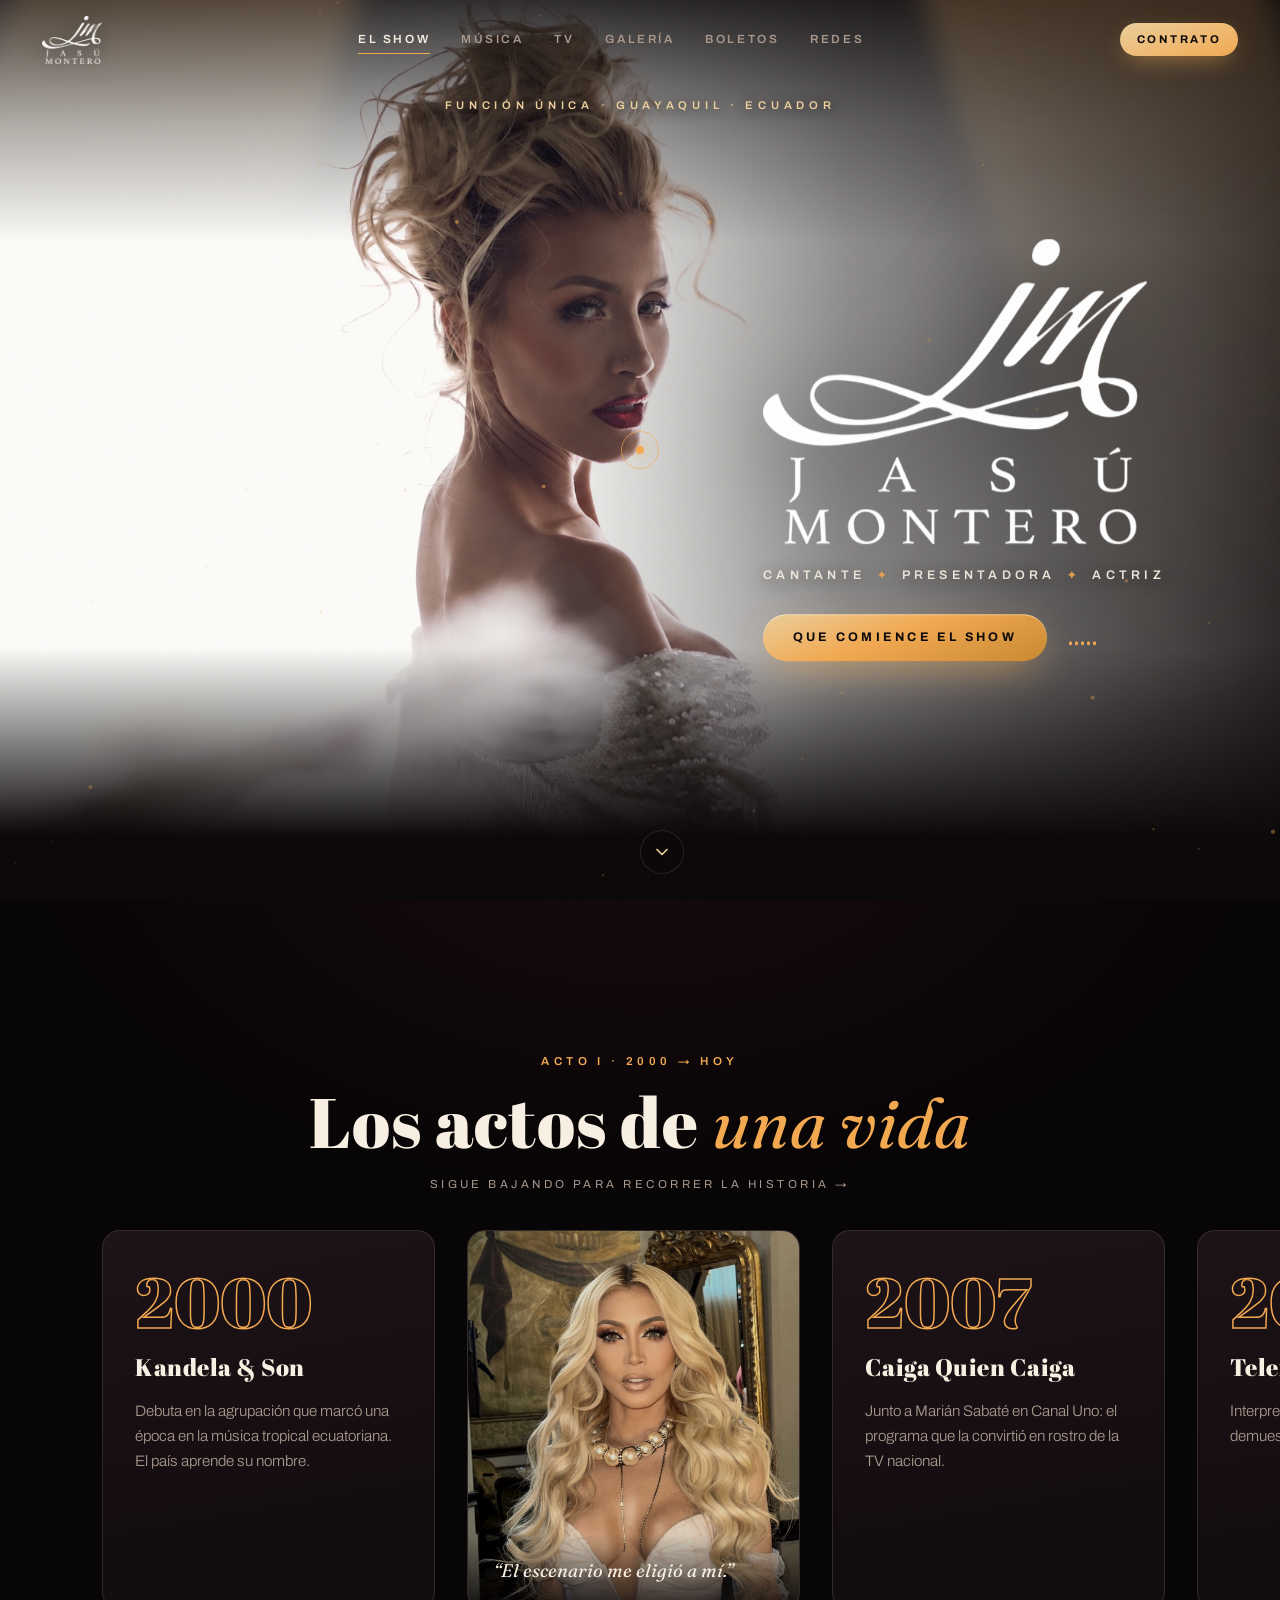
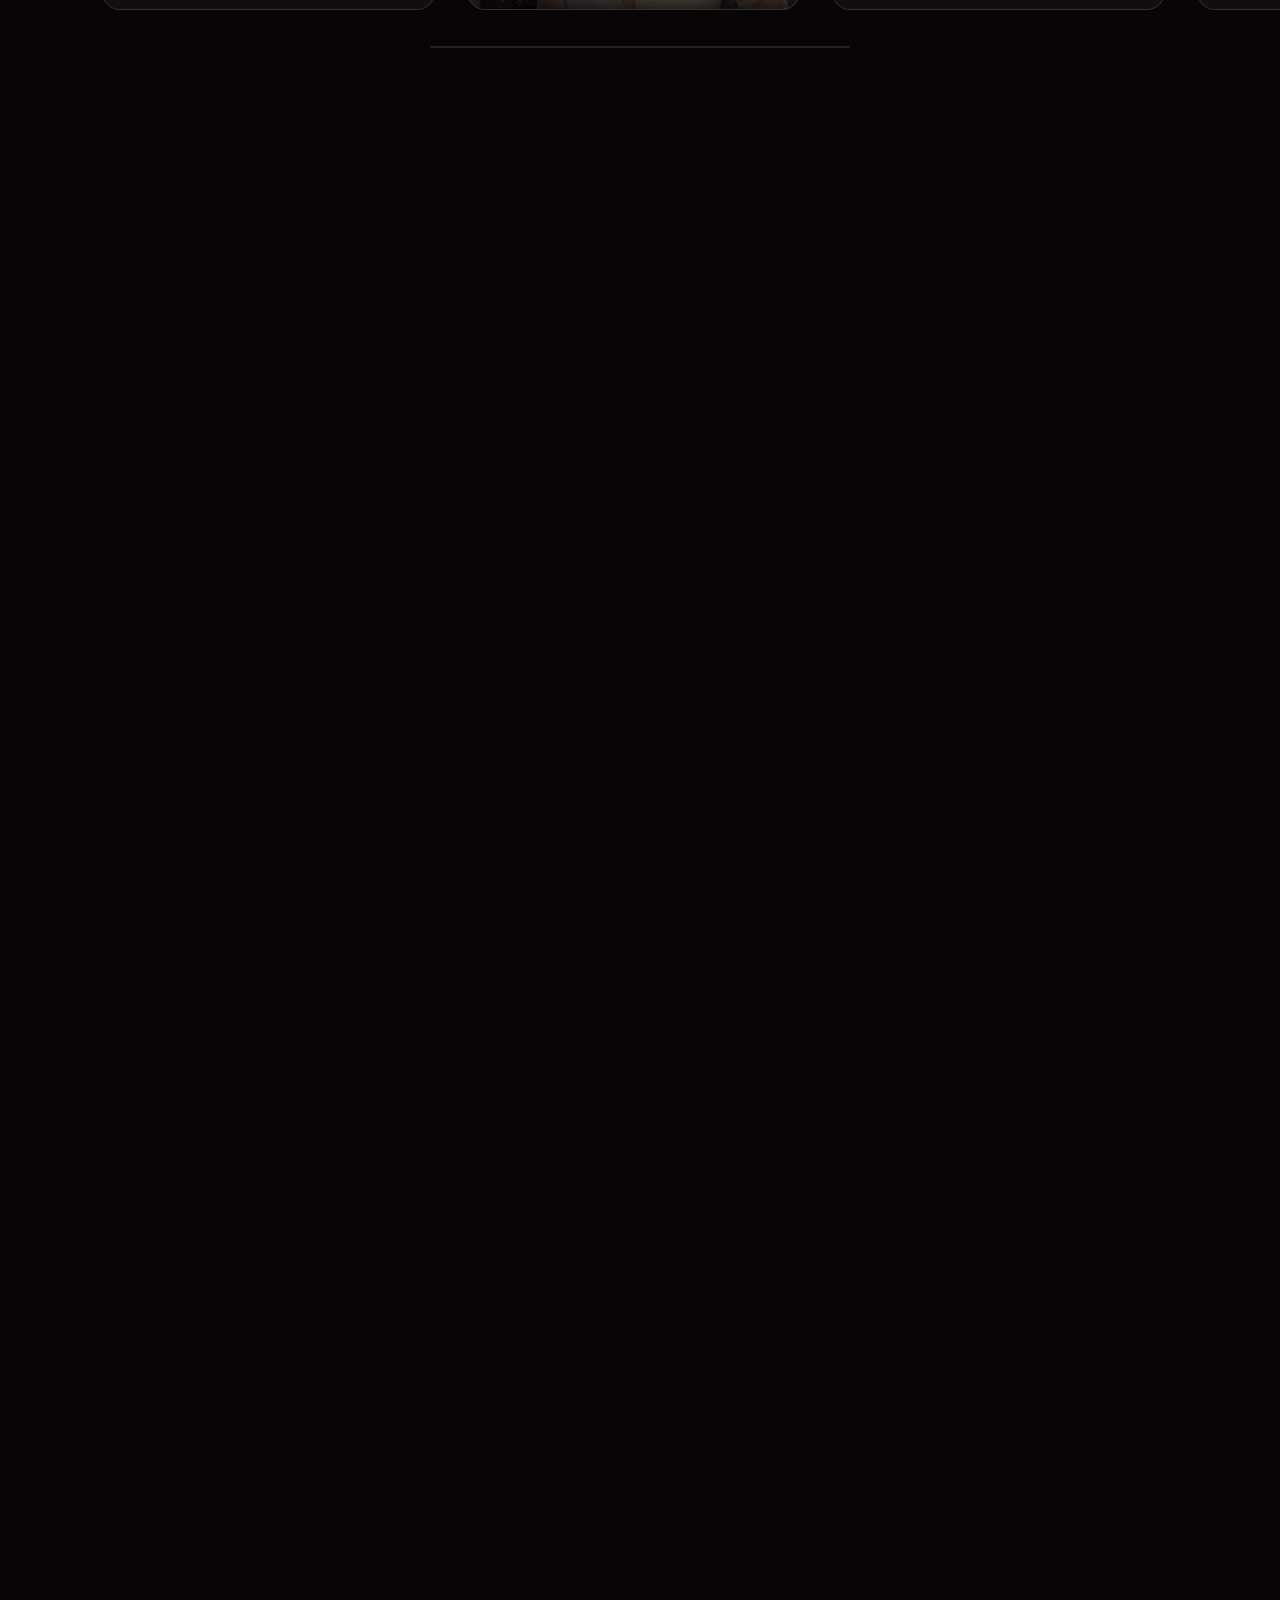
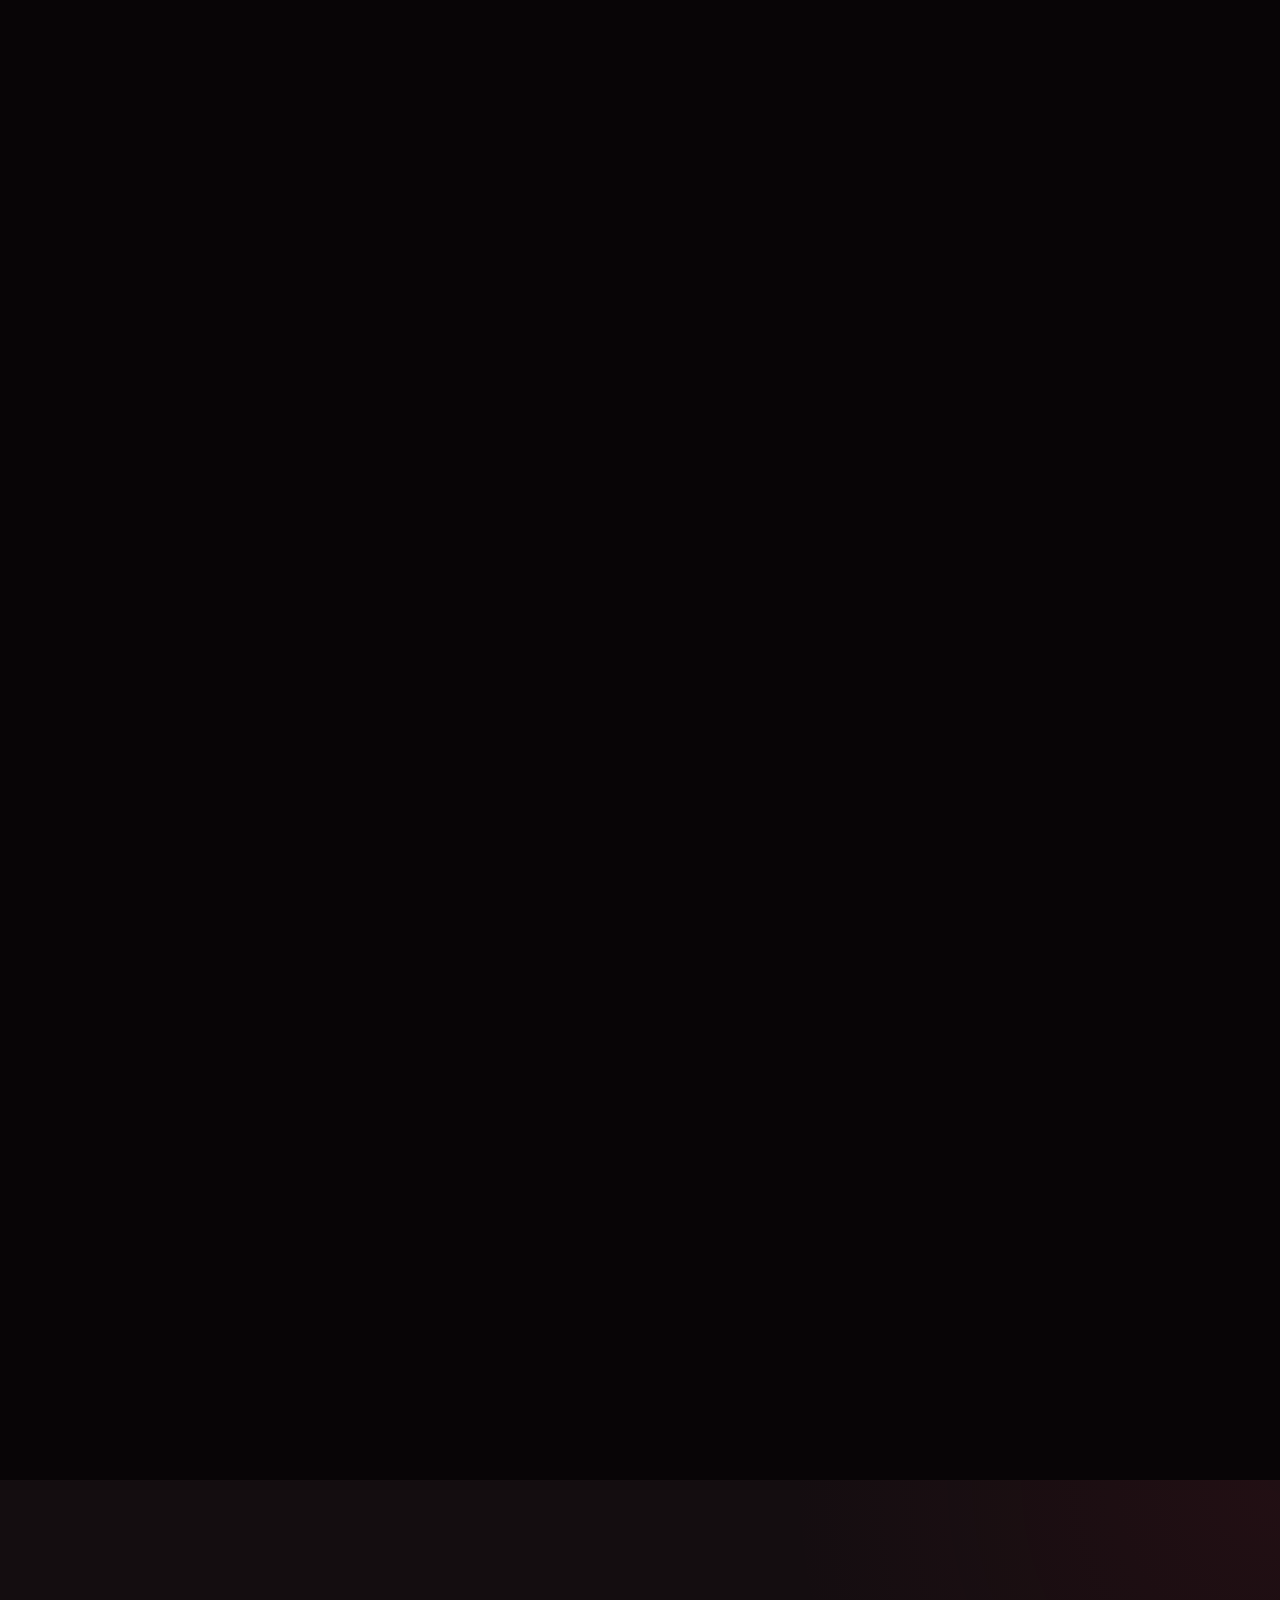
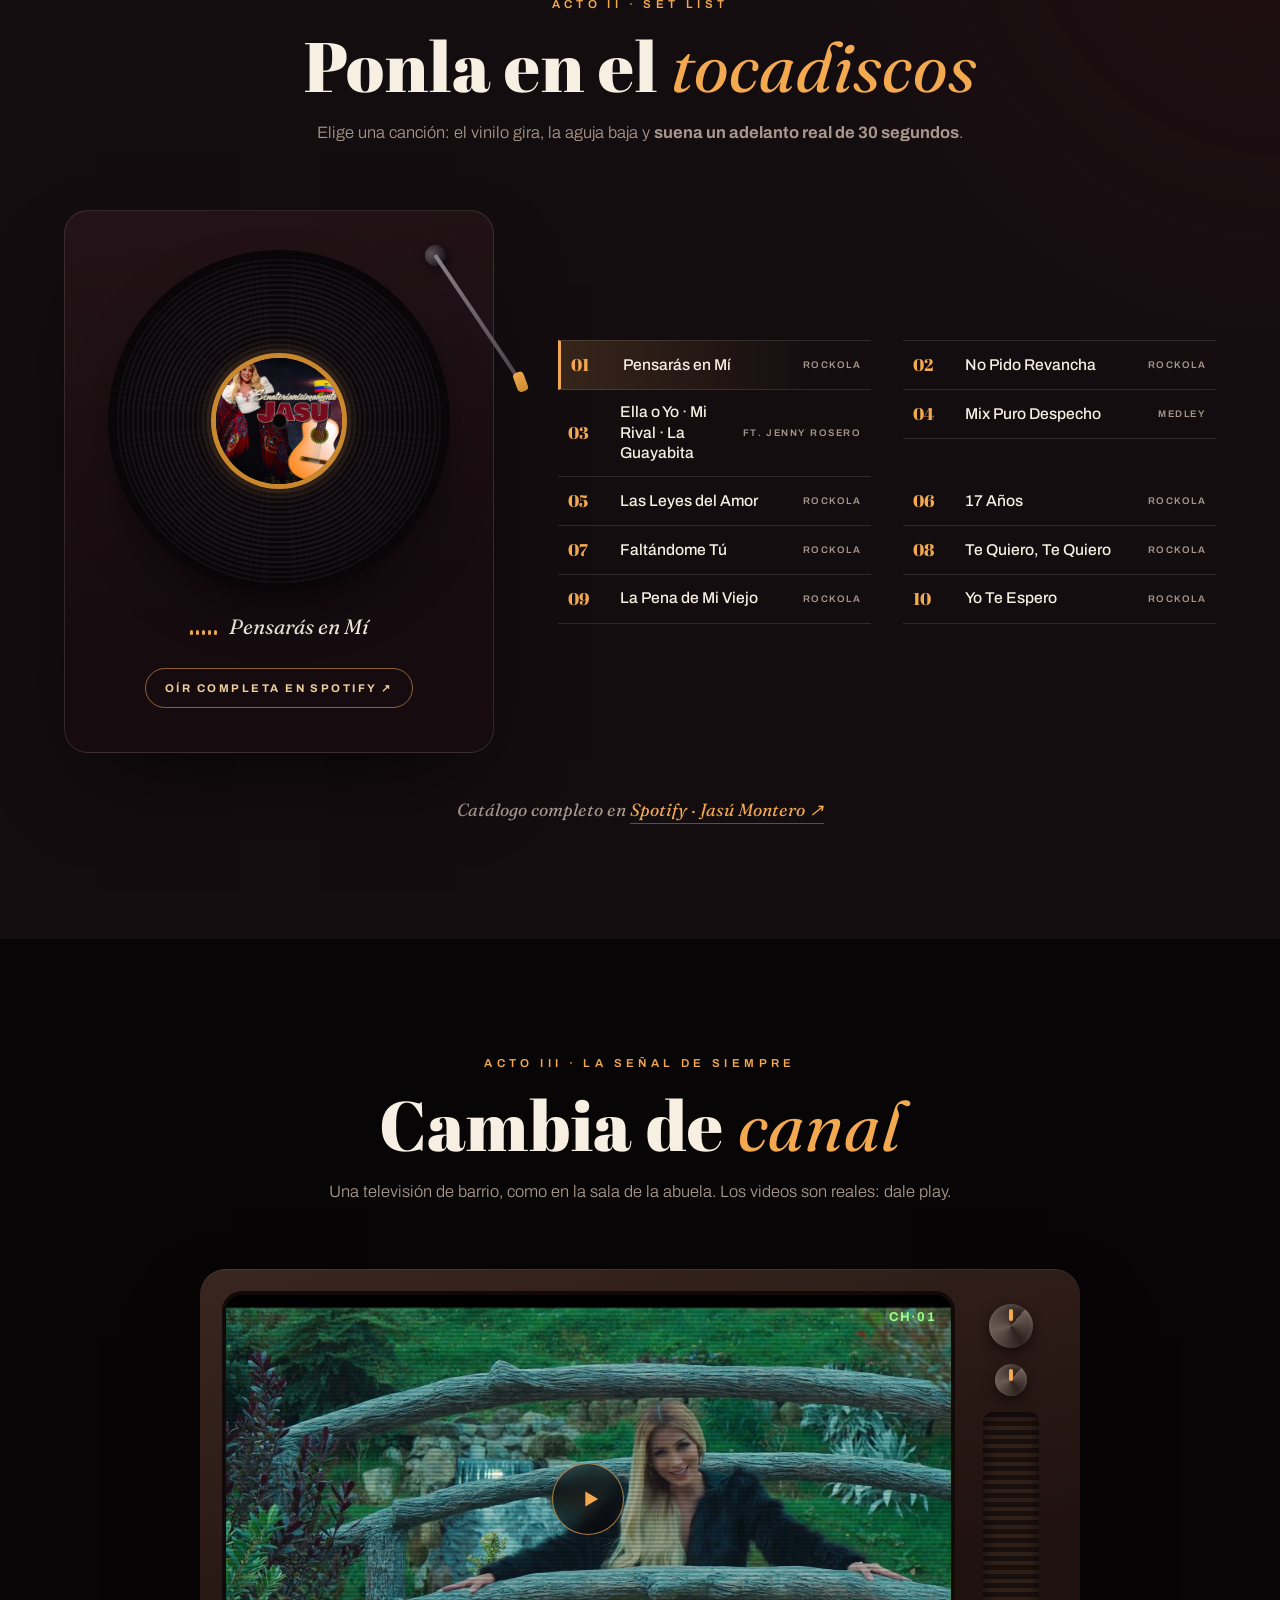
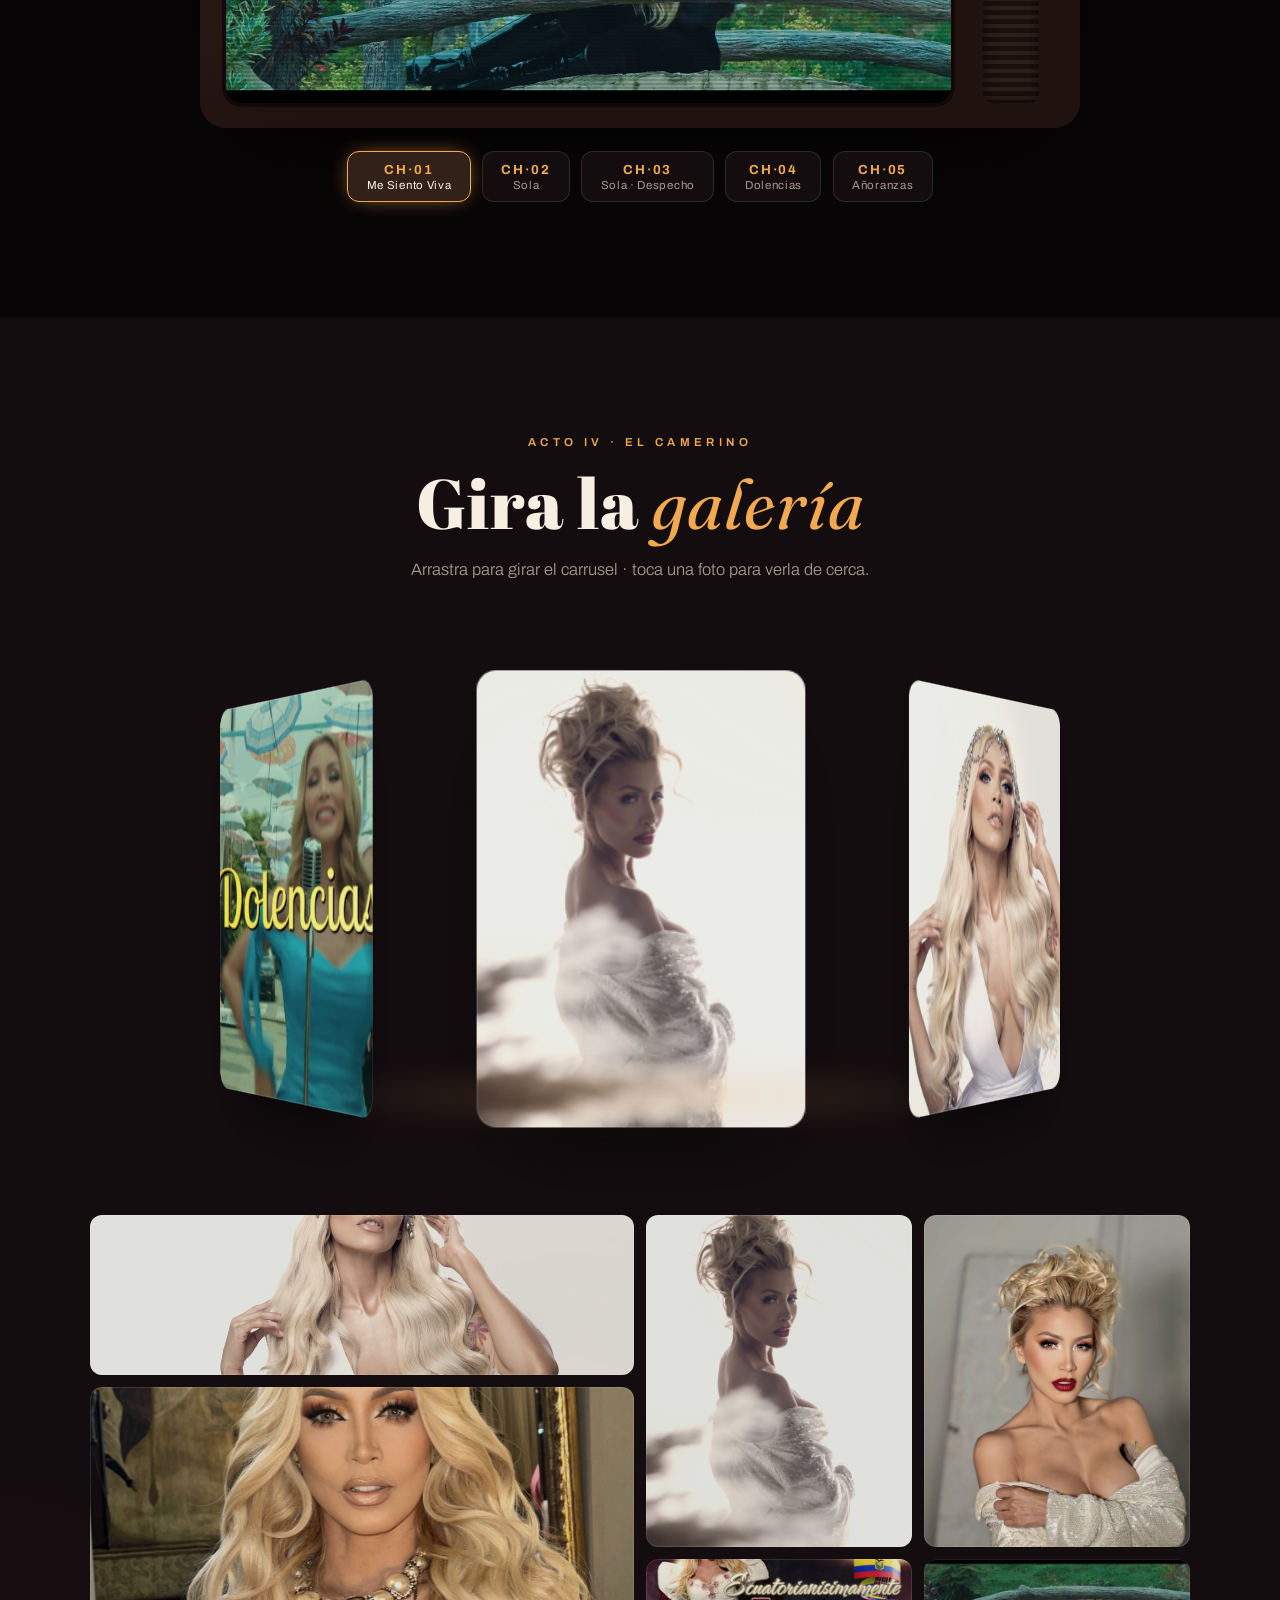
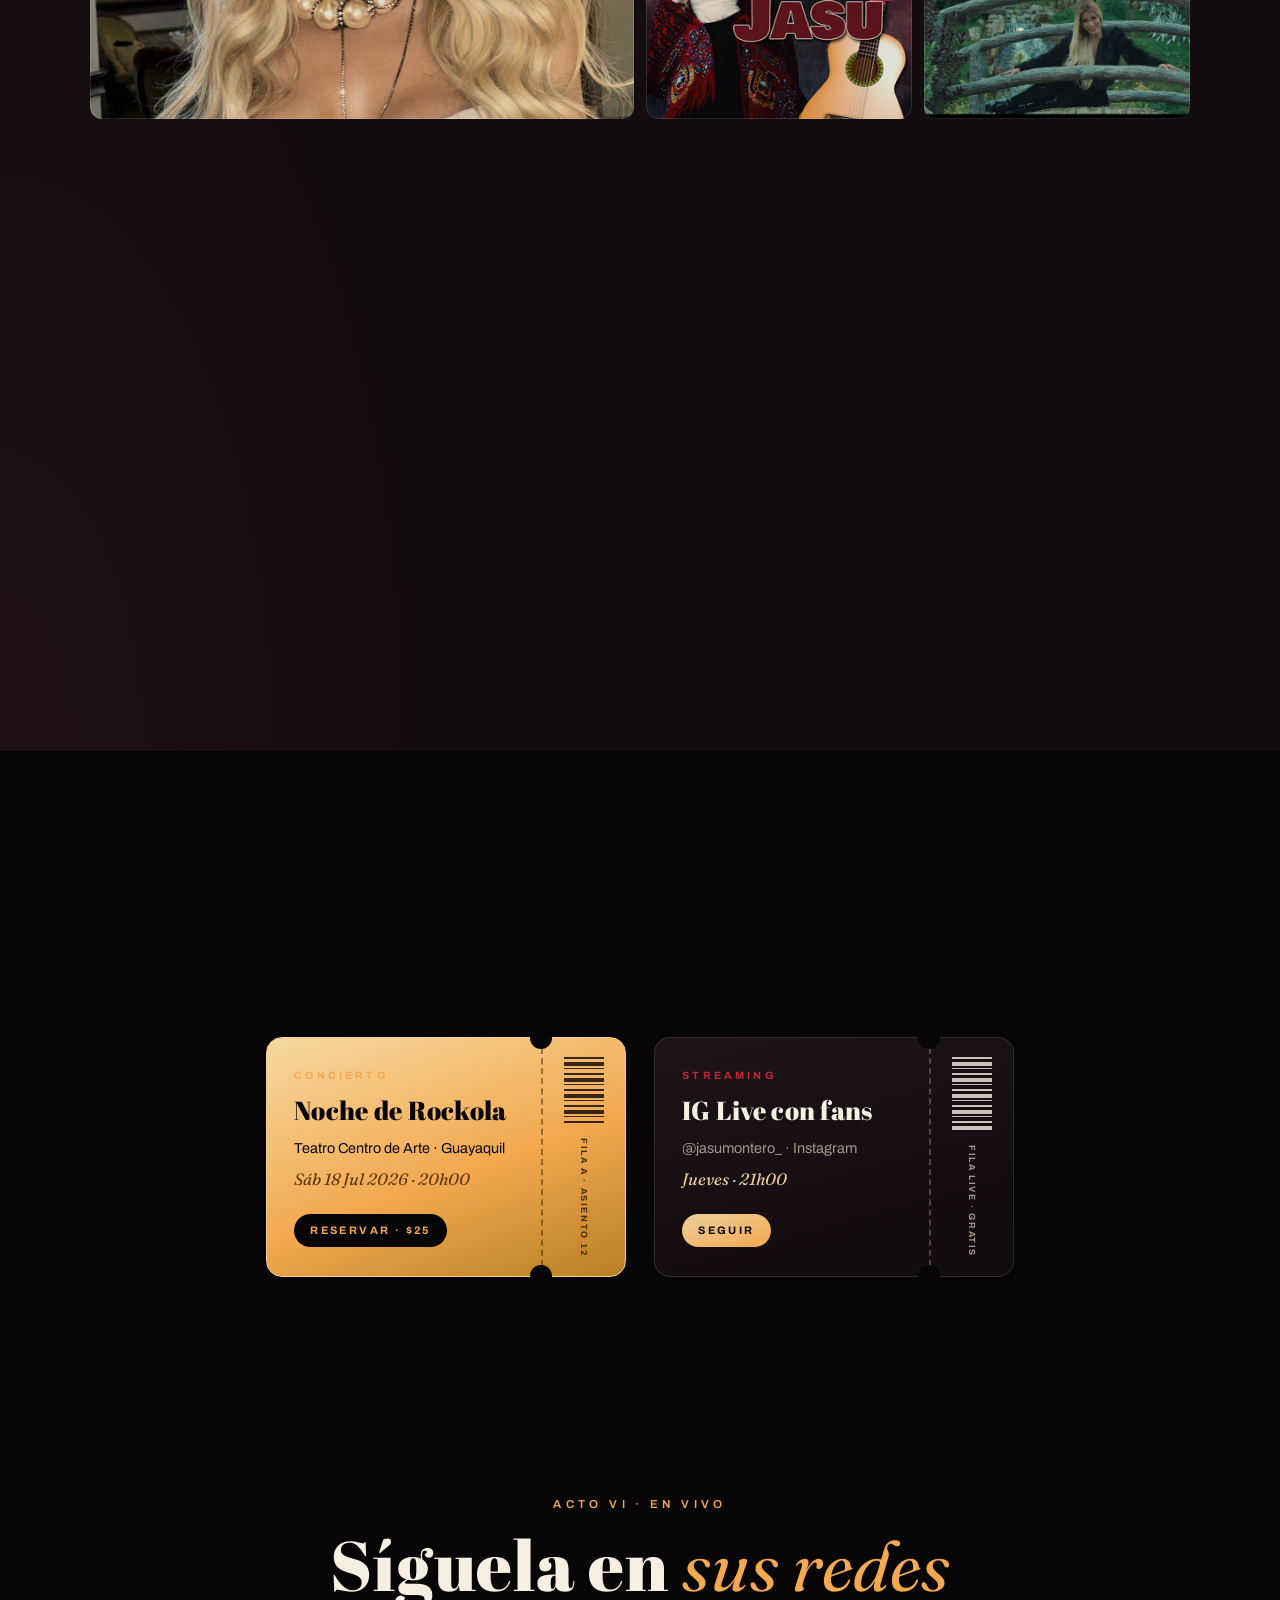
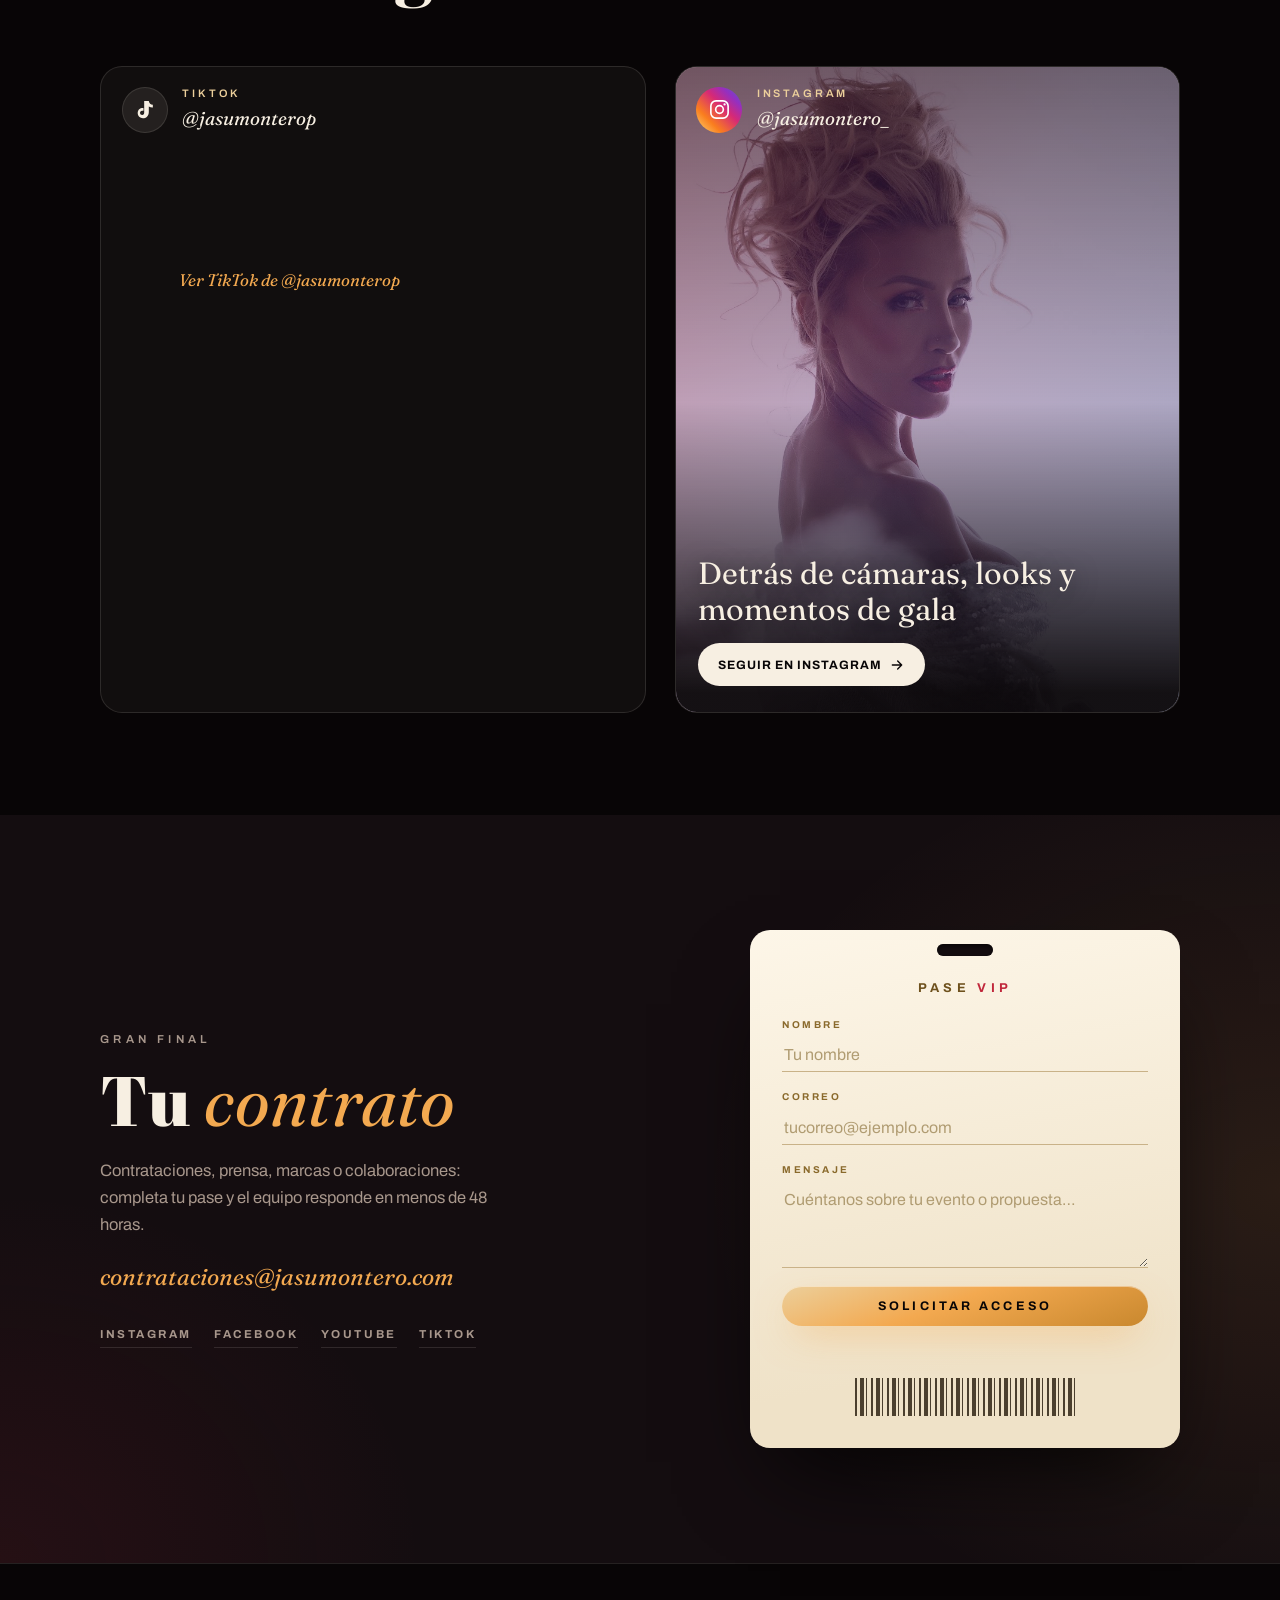
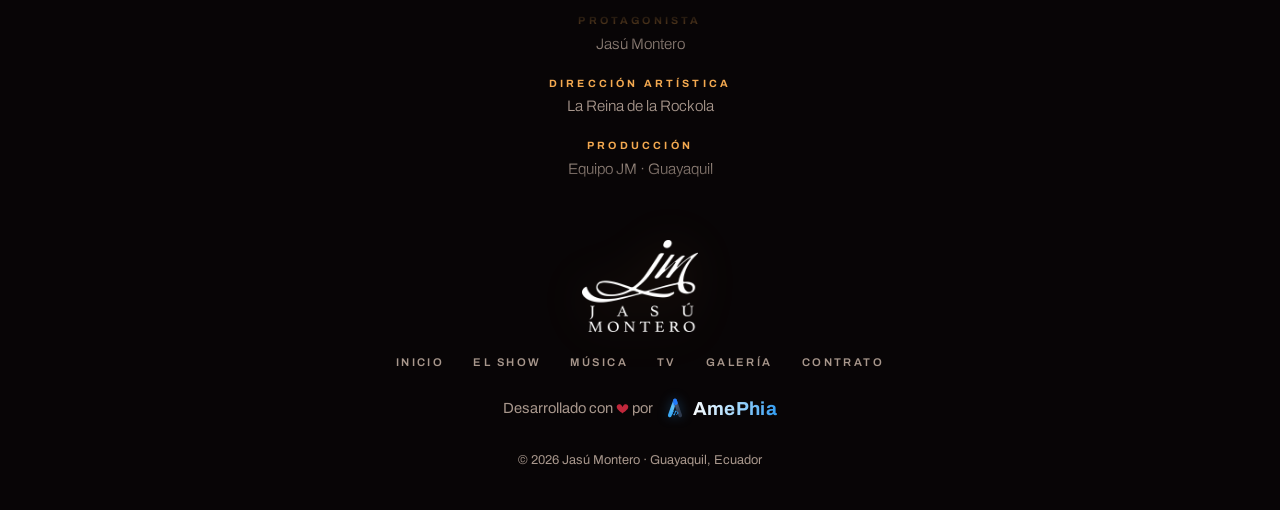
<file: index.html>
<!DOCTYPE html>
<html lang="es">
<head>
  <meta charset="UTF-8">
  <meta name="viewport" content="width=device-width, initial-scale=1.0">

  <!-- ════════ SEO ════════ -->
  <title>Jasú Montero — Sitio Oficial · Cantante, Presentadora y Actriz</title>
  <meta name="description" content="Sitio oficial de Jasú Montero, la voz de la rockola ecuatoriana: cantante, presentadora y actriz. Música, shows, agenda y contrataciones desde Guayaquil, Ecuador.">
  <link rel="canonical" href="https://jasumontero.com/">
  <meta name="robots" content="index, follow, max-image-preview:large, max-snippet:-1">
  <meta name="author" content="Jasú Montero">
  <meta name="keywords" content="Jasú Montero, rockola, cantante ecuatoriana, música ecuatoriana, presentadora, actriz, Las Tr3s, Kandela y Son, Guayaquil, Ecuador">
  <meta name="theme-color" content="#080506">
  <meta name="geo.region" content="EC-G">
  <meta name="geo.placename" content="Guayaquil, Ecuador">

  <!-- Open Graph · Facebook · WhatsApp · LinkedIn -->
  <meta property="og:type" content="website">
  <meta property="og:site_name" content="Jasú Montero">
  <meta property="og:locale" content="es_EC">
  <meta property="og:title" content="Jasú Montero — La Función">
  <meta property="og:description" content="La voz de la rockola ecuatoriana como nunca la viste: música, shows y una función de gala interactiva.">
  <meta property="og:url" content="https://jasumontero.com/">
  <meta property="og:image" content="https://jasumontero.com/assets/img/og-jasu-montero.jpg">
  <meta property="og:image:secure_url" content="https://jasumontero.com/assets/img/og-jasu-montero.jpg">
  <meta property="og:image:type" content="image/jpeg">
  <meta property="og:image:width" content="1200">
  <meta property="og:image:height" content="630">
  <meta property="og:image:alt" content="Jasú Montero">

  <!-- Twitter / X Card -->
  <meta name="twitter:card" content="summary_large_image">
  <meta name="twitter:title" content="Jasú Montero — La Función">
  <meta name="twitter:description" content="La voz de la rockola ecuatoriana como nunca la viste: música, shows y una función de gala interactiva.">
  <meta name="twitter:image" content="https://jasumontero.com/assets/img/og-jasu-montero.jpg">
  <meta name="twitter:image:alt" content="Jasú Montero">

  <!-- Iconos / Favicons de marca -->
  <link rel="icon" href="/favicon.ico" sizes="any">
  <link rel="icon" type="image/png" sizes="32x32" href="/assets/img/favicon-32.png">
  <link rel="apple-touch-icon" href="/assets/img/apple-touch-icon.png">
  <link rel="manifest" href="/site.webmanifest">

  <!-- Fuentes y estilos -->
  <link rel="preconnect" href="https://fonts.googleapis.com">
  <link rel="preconnect" href="https://fonts.gstatic.com" crossorigin>
  <link href="https://fonts.googleapis.com/css2?family=Abril+Fatface&family=Fraunces:ital,opsz,wght@0,9..144,300..700;1,9..144,300..700&family=Archivo:wght@300;400;500;600;700&display=swap" rel="stylesheet">
  <link rel="stylesheet" href="style.css">

  <!-- ════════ Datos estructurados (JSON-LD) ════════ -->
  <script type="application/ld+json">
  {
    "@context": "https://schema.org",
    "@graph": [
      {
        "@type": "WebSite",
        "@id": "https://jasumontero.com/#website",
        "url": "https://jasumontero.com/",
        "name": "Jasú Montero",
        "description": "Sitio oficial de Jasú Montero — cantante, presentadora y actriz ecuatoriana.",
        "inLanguage": "es-EC",
        "publisher": { "@id": "https://jasumontero.com/#person" }
      },
      {
        "@type": ["Person", "PerformingGroup"],
        "@id": "https://jasumontero.com/#person",
        "name": "Jasú Montero",
        "url": "https://jasumontero.com/",
        "image": "https://jasumontero.com/assets/img/og-jasu-montero.jpg",
        "description": "Cantante, presentadora y actriz ecuatoriana, reconocida como la voz de la rockola.",
        "jobTitle": ["Cantante", "Presentadora", "Actriz"],
        "nationality": "Ecuatoriana",
        "homeLocation": { "@type": "Place", "name": "Guayaquil, Ecuador" },
        "sameAs": [
          "https://www.instagram.com/jasumontero_/",
          "https://www.facebook.com/jasumontero",
          "https://www.youtube.com/@JasuMonteroOficial",
          "https://www.tiktok.com/@jasumonterop",
          "https://open.spotify.com/artist/5JsuwL8y8HYp6xwAgBlFYM"
        ]
      }
    ]
  }
  </script>
</head>
<body data-loading>

  <!-- ════════ TELÓN DE APERTURA ════════ -->
  <div class="loader" id="loader" aria-hidden="true">
    <div class="loader__curtain loader__curtain--l"></div>
    <div class="loader__curtain loader__curtain--r"></div>
    <div class="loader__center">
      <img class="loader__logo" src="assets/img/jasu-logo-blanco.png" alt="Jasú Montero">
      <p class="loader__count" id="loaderCount">0</p>
      <p class="loader__title">La función está por comenzar</p>
    </div>
  </div>

  <!-- Cursor reflector (solo desktop) -->
  <div class="cursor" id="cursorDot" aria-hidden="true"></div>
  <div class="cursor-ring" id="cursorRing" aria-hidden="true"></div>

  <!-- Barra de progreso de lectura -->
  <span class="progress" id="progress" aria-hidden="true"></span>

  <!-- ════════ NAV ════════ -->
  <header class="nav" id="nav">
    <a class="nav__brand" href="#inicio" aria-label="Jasú Montero — inicio"><img src="assets/img/jasu-logo-blanco.png" alt="Jasú Montero"></a>
    <nav class="nav__links" id="navLinks" aria-label="Navegación">
      <a href="#actos">El Show</a>
      <a href="#musica">Música</a>
      <a href="#tv">TV</a>
      <a href="#galeria">Galería</a>
      <a href="#boletos">Boletos</a>
      <a href="#redes">Redes</a>
    </nav>
    <div class="nav__right">
      <a class="nav__cta" href="#backstage" data-magnet>Contrato</a>
      <button class="nav__burger" id="navBurger" aria-label="Abrir menú" aria-expanded="false"><span></span><span></span></button>
    </div>
  </header>

  <main>

    <!-- ════════ ACTO 0 · ESCENARIO ════════ -->
    <section class="hero" id="inicio">
      <!-- Foto oficial a sangre completa -->
      <div class="hero__bg" aria-hidden="true">
        <img src="assets/img/jasu-completa.jpg" alt="" fetchpriority="high">
      </div>

      <canvas class="hero__dust" id="dust" aria-hidden="true"></canvas>
      <span class="hero__beam hero__beam--l" aria-hidden="true"></span>
      <span class="hero__beam hero__beam--r" aria-hidden="true"></span>

      <p class="hero__kicker">Función única · Guayaquil · Ecuador</p>

      <div class="hero__name">
        <h1 class="hero__logo">
          <img src="assets/img/jasu-logo-blanco.png" alt="Jasú Montero" width="504" height="400">
        </h1>
        <p class="hero__roles">Cantante <i>✦</i> Presentadora <i>✦</i> Actriz</p>
        <div class="hero__cta">
          <a href="#actos" id="showStart" class="btn-gala" data-magnet>Que comience el show</a>
          <div class="eq is-on" aria-hidden="true"><span></span><span></span><span></span><span></span><span></span></div>
        </div>
      </div>

      <a class="hero__down" href="#actos" aria-label="Bajar al show">
        <svg viewBox="0 0 24 24" fill="none" stroke="currentColor" stroke-width="2" stroke-linecap="round" stroke-linejoin="round"><path d="M6 9l6 6 6-6"/></svg>
      </a>
    </section>

    <!-- ════════ ACTO I · LA CARRERA (tira horizontal fijada) ════════ -->
    <section class="acts" id="actos">
      <div class="acts__sticky">
        <header class="acts__head">
          <p class="kicker">Acto I · 2000 → hoy</p>
          <h2 class="title-xl">Los actos de <em>una vida</em></h2>
          <p class="acts__hint" aria-hidden="true">Sigue bajando para recorrer la historia →</p>
        </header>

        <div class="acts__track" id="actsTrack">
          <article class="era">
            <span class="era__year">2000</span>
            <h3>Kandela &amp; Son</h3>
            <p>Debuta en la agrupación que marcó una época en la música tropical ecuatoriana. El país aprende su nombre.</p>
          </article>

          <figure class="era era--photo">
            <img src="assets/img/jasu-look-espejo.jpg" alt="Jasú Montero en camerino" loading="lazy">
            <figcaption>“El escenario me eligió a mí.”</figcaption>
          </figure>

          <article class="era">
            <span class="era__year">2007</span>
            <h3>Caiga Quien Caiga</h3>
            <p>Junto a Marián Sabaté en Canal Uno: el programa que la convirtió en rostro de la TV nacional.</p>
          </article>

          <article class="era">
            <span class="era__year">2009</span>
            <h3>Telenovela “Kandela”</h3>
            <p>Interpreta a Jasú Cervantes. La cantante demuestra que también es actriz.</p>
          </article>

          <figure class="era era--photo">
            <img src="assets/img/jasu-look-rojo.jpg" alt="Jasú Montero entre bastidores" loading="lazy">
            <figcaption>Luces, cámara… y sabor.</figcaption>
          </figure>

          <article class="era">
            <span class="era__year">2014</span>
            <h3>Las Tr3s</h3>
            <p>El trío con Jordana Doylet y Dora West firma con Universal Music. Nuevos escenarios, nueva era.</p>
          </article>

          <article class="era">
            <span class="era__year">2016</span>
            <h3>De Casa en Casa</h3>
            <p>Se une a un matinal de televisión nacional y desde entonces entra, cada mañana, a los hogares del Ecuador.</p>
          </article>

          <article class="era era--final">
            <span class="era__year">Hoy</span>
            <h3>La Reina de la Rockola</h3>
            <p>“Me Siento Viva”, “Sola”, “Egoísta”, “Antídoto”… la carrera solista con sello propio. Y esto recién empieza.</p>
            <a class="btn-gala btn-gala--sm" href="#musica" data-magnet>Escuchar ahora</a>
          </article>
        </div>

        <span class="acts__bar" aria-hidden="true"><i id="actsBar"></i></span>
      </div>
    </section>

    <!-- ════════ ACTO II · TORNAMESA ════════ -->
    <section class="deck" id="musica">
      <header class="sec-head">
        <p class="kicker">Acto II · Set list</p>
        <h2 class="title-xl">Ponla en el <em>tocadiscos</em></h2>
        <p class="sec-head__sub">Elige una canción: el vinilo gira, la aguja baja y <strong>suena un adelanto real de 30 segundos</strong>.</p>
      </header>

      <div class="deck__grid">
        <div class="deck__table" id="turntable">
          <div class="vinyl" id="vinyl">
            <img class="vinyl__label" id="vinylLabel" src="assets/img/cover-5ENSrENQXPd5vJRsTKC2mO.jpg" alt="">
            <span class="vinyl__hole" aria-hidden="true"></span>
          </div>
          <span class="tonearm" id="tonearm" aria-hidden="true"><i></i></span>
          <p class="deck__nowplaying"><span class="eq" id="deckEq" aria-hidden="true"><span></span><span></span><span></span><span></span><span></span></span> <span id="nowTitle">Pensarás en Mí</span></p>
          <div class="deck__actions">
            <a class="btn-spotify" id="openSpotify" href="https://open.spotify.com/track/5ENSrENQXPd5vJRsTKC2mO" target="_blank" rel="noopener" data-magnet>Oír completa en Spotify ↗</a>
          </div>
        </div>

        <!-- Audio: adelantos de 30 s del catálogo público de Spotify (solo demo) -->
        <ol class="setlist" id="setlist">
          <li><button class="setlist__row is-active" data-audio="assets/audio/preview-5ENSrENQXPd5vJRsTKC2mO.mp3" data-spotify="5ENSrENQXPd5vJRsTKC2mO" data-cover="assets/img/cover-5ENSrENQXPd5vJRsTKC2mO.jpg"><b>01</b><span>Pensarás en Mí</span><small>Rockola</small></button></li>
          <li><button class="setlist__row" data-audio="assets/audio/preview-1rrhXsqoV1PThkzeXIDqwC.mp3" data-spotify="1rrhXsqoV1PThkzeXIDqwC" data-cover="assets/img/cover-1rrhXsqoV1PThkzeXIDqwC.jpg"><b>02</b><span>No Pido Revancha</span><small>Rockola</small></button></li>
          <li><button class="setlist__row" data-audio="assets/audio/preview-3gxCRVsxucTW6cRqtmPitv.mp3" data-spotify="3gxCRVsxucTW6cRqtmPitv" data-cover="assets/img/cover-3gxCRVsxucTW6cRqtmPitv.jpg"><b>03</b><span>Ella o Yo · Mi Rival · La Guayabita</span><small>ft. Jenny Rosero</small></button></li>
          <li><button class="setlist__row" data-audio="assets/audio/preview-646jgrttEv6iDk1CYdEQwc.mp3" data-spotify="646jgrttEv6iDk1CYdEQwc" data-cover="assets/img/cover-646jgrttEv6iDk1CYdEQwc.jpg"><b>04</b><span>Mix Puro Despecho</span><small>Medley</small></button></li>
          <li><button class="setlist__row" data-audio="assets/audio/preview-5lbm3JBqY7RzsP1nCIHbTt.mp3" data-spotify="5lbm3JBqY7RzsP1nCIHbTt" data-cover="assets/img/cover-5lbm3JBqY7RzsP1nCIHbTt.jpg"><b>05</b><span>Las Leyes del Amor</span><small>Rockola</small></button></li>
          <li><button class="setlist__row" data-audio="assets/audio/preview-3Vmql8dvAooHyyM9e5IhOz.mp3" data-spotify="3Vmql8dvAooHyyM9e5IhOz" data-cover="assets/img/cover-3Vmql8dvAooHyyM9e5IhOz.jpg"><b>06</b><span>17 Años</span><small>Rockola</small></button></li>
          <li><button class="setlist__row" data-audio="assets/audio/preview-5gxmOB9Da7h5KBkdiJ6qnP.mp3" data-spotify="5gxmOB9Da7h5KBkdiJ6qnP" data-cover="assets/img/cover-5gxmOB9Da7h5KBkdiJ6qnP.jpg"><b>07</b><span>Faltándome Tú</span><small>Rockola</small></button></li>
          <li><button class="setlist__row" data-audio="assets/audio/preview-4vXv7IL3TFHIUBAyX0VLAs.mp3" data-spotify="4vXv7IL3TFHIUBAyX0VLAs" data-cover="assets/img/cover-4vXv7IL3TFHIUBAyX0VLAs.jpg"><b>08</b><span>Te Quiero, Te Quiero</span><small>Rockola</small></button></li>
          <li><button class="setlist__row" data-audio="assets/audio/preview-7vYjZiM6zJnZ8QVIsdT60y.mp3" data-spotify="7vYjZiM6zJnZ8QVIsdT60y" data-cover="assets/img/cover-7vYjZiM6zJnZ8QVIsdT60y.jpg"><b>09</b><span>La Pena de Mi Viejo</span><small>Rockola</small></button></li>
          <li><button class="setlist__row" data-audio="assets/audio/preview-28wF7ECVL7RbqwxLyugJZh.mp3" data-spotify="28wF7ECVL7RbqwxLyugJZh" data-cover="assets/img/cover-28wF7ECVL7RbqwxLyugJZh.jpg"><b>10</b><span>Yo Te Espero</span><small>Rockola</small></button></li>
        </ol>
      </div>

      <p class="deck__spotify-cta">Catálogo completo en
        <a href="https://open.spotify.com/artist/5JsuwL8y8HYp6xwAgBlFYM" target="_blank" rel="noopener">Spotify · Jasú Montero ↗</a>
      </p>
    </section>

    <!-- ════════ ACTO III · LA TV ════════ -->
    <section class="tvland" id="tv">
      <header class="sec-head">
        <p class="kicker">Acto III · La señal de siempre</p>
        <h2 class="title-xl">Cambia de <em>canal</em></h2>
        <p class="sec-head__sub">Una televisión de barrio, como en la sala de la abuela. Los videos son reales: dale play.</p>
      </header>

      <div class="tv" data-tilt-off>
        <div class="tv__body">
          <div class="tv__screen" id="tvScreen">
            <img src="assets/img/video-D9d9pfnqhno.jpg" alt="Canal 1: Me Siento Viva" id="tvThumb">
            <span class="tv__static" id="tvStatic" aria-hidden="true"></span>
            <span class="tv__scanlines" aria-hidden="true"></span>
            <button class="tv__play" id="tvPlay" aria-label="Reproducir video del canal actual"><svg viewBox="0 0 24 24" fill="currentColor"><path d="M8 5.5v13l11-6.5z"/></svg></button>
            <span class="tv__osd" id="tvOsd" aria-hidden="true">CH·01</span>
          </div>
          <div class="tv__panel">
            <span class="tv__knob" aria-hidden="true"></span>
            <span class="tv__knob tv__knob--sm" aria-hidden="true"></span>
            <span class="tv__speaker" aria-hidden="true"></span>
          </div>
        </div>
        <div class="tv__channels" id="tvChannels" role="group" aria-label="Canales">
          <button class="is-active" data-video="D9d9pfnqhno" data-title="Me Siento Viva"><b>CH·01</b><span>Me Siento Viva</span></button>
          <button data-video="3-o8DnsMhy4" data-title="Sola"><b>CH·02</b><span>Sola</span></button>
          <button data-video="I5m-soOpREM" data-title="Sola (Despecho)"><b>CH·03</b><span>Sola · Despecho</span></button>
          <button data-video="Hvkt6ABrq0g" data-title="Dolencias"><b>CH·04</b><span>Dolencias</span></button>
          <button data-video="5gxNZZWFoOA" data-title="Añoranzas"><b>CH·05</b><span>Añoranzas</span></button>
        </div>
      </div>
    </section>

    <!-- ════════ ACTO IV · GALERÍA 3D ════════ -->
    <section class="ringland" id="galeria">
      <header class="sec-head">
        <p class="kicker">Acto IV · El camerino</p>
        <h2 class="title-xl">Gira la <em>galería</em></h2>
        <p class="sec-head__sub">Arrastra para girar el carrusel · toca una foto para verla de cerca.</p>
      </header>

      <div class="ring-stage" id="ringStage">
        <div class="ring" id="ring">
          <!-- REEMPLAZAR: fotos oficiales -->
          <button class="ring__item" style="--i:0"><img src="assets/img/jasu-look-blanco.jpg" alt="Sesión blanca — retrato completo"></button>
          <button class="ring__item" style="--i:1"><img src="assets/img/jasu-look-diosa.jpg" alt="Sesión con tocado de joyas"></button>
          <button class="ring__item" style="--i:2"><img src="assets/img/jasu-look-negro.jpg" alt="Vestido negro sobre fondo azul"></button>
          <button class="ring__item" style="--i:3"><img src="assets/img/jasu-look-espejo.jpg" alt="Camerino con espejo dorado"></button>
          <button class="ring__item" style="--i:4"><img src="assets/img/jasu-look-nube.jpg" alt="Entre telas blancas"></button>
          <button class="ring__item" style="--i:5"><img src="assets/img/jasu-look-rojo.jpg" alt="Labios rojos entre bastidores"></button>
          <button class="ring__item" style="--i:6"><img src="assets/img/video-D9d9pfnqhno.jpg" alt="Escena de Me Siento Viva"></button>
          <button class="ring__item" style="--i:7"><img src="assets/img/video-Hvkt6ABrq0g.jpg" alt="Escena de Dolencias"></button>
        </div>
      </div>

      <!-- Mosaico: todas las fotos en cuadrados grandes, medianos y pequeños -->
      <div class="mosaic" id="mosaic" aria-label="Todas las fotos">
        <button class="mosaic__item mosaic__item--wide"><img src="assets/img/jasu-look-diosa.jpg" alt="Sesión con tocado de joyas" loading="lazy"></button>
        <button class="mosaic__item mosaic__item--tall"><img src="assets/img/jasu-look-blanco.jpg" alt="Sesión blanca — retrato completo" loading="lazy"></button>
        <button class="mosaic__item mosaic__item--big"><img src="assets/img/jasu-look-espejo.jpg" alt="Camerino con espejo dorado" loading="lazy"></button>
        <button class="mosaic__item mosaic__item--tall"><img src="assets/img/jasu-look-rojo.jpg" alt="Labios rojos entre bastidores" loading="lazy"></button>
        <button class="mosaic__item"><img src="assets/img/cover-5ENSrENQXPd5vJRsTKC2mO.jpg" alt="Portada: Pensarás en Mí" loading="lazy"></button>
        <button class="mosaic__item mosaic__item--wide"><img src="assets/img/jasu-look-nube.jpg" alt="Entre telas blancas" loading="lazy"></button>
        <button class="mosaic__item"><img src="assets/img/video-D9d9pfnqhno.jpg" alt="Rodaje de Me Siento Viva" loading="lazy"></button>
        <button class="mosaic__item mosaic__item--tall"><img src="assets/img/jasu-look-negro.jpg" alt="Vestido negro sobre fondo azul" loading="lazy"></button>
        <button class="mosaic__item"><img src="assets/img/cover-28wF7ECVL7RbqwxLyugJZh.jpg" alt="Portada: Yo Te Espero" loading="lazy"></button>
        <button class="mosaic__item"><img src="assets/img/video-5gxNZZWFoOA.jpg" alt="Añoranzas de Mi Tierra" loading="lazy"></button>
        <button class="mosaic__item mosaic__item--wide"><img src="assets/img/video-0Na_xJMcoZY.jpg" alt="Todo es Plata, con La Chicho" loading="lazy"></button>
      </div>
    </section>

    <!-- ════════ ACTO V · BOLETOS ════════ -->
    <section class="tickets" id="boletos">
      <header class="sec-head">
        <p class="kicker">Acto V · Agenda</p>
        <h2 class="title-xl">Tu <em>experiencia</em> VIP</h2>
      </header>

      <div class="tickets__row">
        <!-- Fechas de ejemplo: actualizar con la agenda real -->

        <article class="ticket ticket--gold" data-tilt>
          <div class="ticket__main">
            <p class="ticket__tag">Concierto</p>
            <h3>Noche de Rockola</h3>
            <p class="ticket__where">Teatro Centro de Arte · Guayaquil</p>
            <p class="ticket__when">Sáb 18 Jul 2026 · 20h00</p>
            <a class="ticket__btn" href="#backstage" data-magnet>Reservar · $25</a>
          </div>
          <div class="ticket__stub">
            <span class="ticket__barcode" aria-hidden="true"></span>
            <span class="ticket__seat">FILA A · ASIENTO 12</span>
          </div>
        </article>

        <article class="ticket" data-tilt>
          <div class="ticket__main">
            <p class="ticket__tag">Streaming</p>
            <h3>IG Live con fans</h3>
            <p class="ticket__where">@jasumontero_ · Instagram</p>
            <p class="ticket__when">Jueves · 21h00</p>
            <a class="ticket__btn" href="https://www.instagram.com/jasumontero_/" target="_blank" rel="noopener" data-magnet>Seguir</a>
          </div>
          <div class="ticket__stub">
            <span class="ticket__barcode" aria-hidden="true"></span>
            <span class="ticket__seat">FILA LIVE · GRATIS</span>
          </div>
        </article>
      </div>
    </section>

    <!-- ════════ ACTO VI · REDES ════════ -->
    <section class="social" id="redes">
      <header class="sec-head">
        <p class="kicker">Acto VI · En vivo</p>
        <h2 class="title-xl">Síguela en <em>sus redes</em></h2>
      </header>

      <div class="social__grid">

        <!-- TikTok · videos recientes (embed oficial) -->
        <article class="social__card social__card--tiktok">
          <div class="social__bar">
            <span class="social__icon">
              <svg viewBox="0 0 24 24" fill="currentColor" aria-hidden="true"><path d="M16.5 3c.37 2.3 1.86 3.94 4.2 4.12v2.74c-1.5.08-2.9-.31-4.2-1.02v5.93c0 4.02-2.93 6.36-6.13 6.36-3.02 0-5.47-2.23-5.47-5.43 0-3.41 2.81-5.53 6.03-5.13v2.84c-.5-.12-1.02-.18-1.53-.12-1.27.14-2.16 1.06-2.07 2.46.08 1.28 1.12 2.12 2.4 2.02 1.3-.1 1.94-1.03 1.94-2.34V3h2.83z"/></svg>
            </span>
            <div class="social__id">
              <p class="social__name">TikTok</p>
              <a class="social__handle" href="https://www.tiktok.com/@jasumonterop" target="_blank" rel="noopener">@jasumonterop</a>
            </div>
          </div>
          <div class="social__embed">
            <blockquote class="tiktok-embed" cite="https://www.tiktok.com/@jasumonterop" data-unique-id="jasumonterop" data-embed-type="creator" style="max-width:780px;min-width:288px;">
              <section><a target="_blank" rel="noopener" href="https://www.tiktok.com/@jasumonterop">Ver TikTok de @jasumonterop</a></section>
            </blockquote>
          </div>
        </article>

        <!-- Instagram · tarjeta -->
        <a class="social__card social__card--ig" href="https://www.instagram.com/jasumontero_/" target="_blank" rel="noopener" data-tilt aria-label="Instagram de Jasú Montero">
          <span class="social__igphoto" aria-hidden="true"></span>
          <span class="social__igveil" aria-hidden="true"></span>
          <span class="social__bar social__bar--over">
            <span class="social__icon social__icon--ig">
              <svg viewBox="0 0 24 24" fill="none" stroke="currentColor" stroke-width="1.7" aria-hidden="true"><rect x="3" y="3" width="18" height="18" rx="5.4"/><circle cx="12" cy="12" r="4"/><circle cx="17.3" cy="6.7" r="1.2" fill="currentColor" stroke="none"/></svg>
            </span>
            <div class="social__id">
              <p class="social__name">Instagram</p>
              <span class="social__handle">@jasumontero_</span>
            </div>
          </span>
          <span class="social__igfoot">
            <span class="social__igtitle">Detrás de cámaras, looks y momentos de gala</span>
            <span class="social__igcta">Seguir en Instagram
              <svg viewBox="0 0 24 24" fill="none" stroke="currentColor" stroke-width="2" stroke-linecap="round" stroke-linejoin="round" aria-hidden="true"><path d="M5 12h14M13 6l6 6-6 6"/></svg>
            </span>
          </span>
        </a>

      </div>
    </section>

    <!-- ════════ FINAL · BACKSTAGE ════════ -->
    <section class="backstage" id="backstage">
      <div class="backstage__grid">
        <div class="backstage__copy">
          <p class="kicker">Gran final</p>
          <h2 class="title-xl">Tu <em>contrato</em></h2>
          <p>Contrataciones, prensa, marcas o colaboraciones:
          completa tu pase y el equipo responde en menos de 48 horas.</p>
          <p class="backstage__mail">contrataciones@jasumontero.com</p>
          <div class="backstage__socials">
            <a href="https://www.instagram.com/jasumontero_/" target="_blank" rel="noopener">Instagram</a>
            <a href="https://www.facebook.com/jasumontero" target="_blank" rel="noopener">Facebook</a>
            <a href="https://www.youtube.com/@JasuMonteroOficial" target="_blank" rel="noopener">YouTube</a>
            <a href="https://www.tiktok.com/@jasumonterop" target="_blank" rel="noopener">TikTok</a>
          </div>
        </div>

        <!-- Sin backend: abre el correo del visitante (ver README para Formspree) -->
        <form class="pass" id="passForm" data-mailto="contrataciones@jasumontero.com" data-tilt>
          <span class="pass__hole" aria-hidden="true"></span>
          <p class="pass__head">Pase <b>VIP</b></p>
          <label class="pass__field">
            <span>Nombre</span>
            <input type="text" name="nombre" required placeholder="Tu nombre" autocomplete="name">
          </label>
          <label class="pass__field">
            <span>Correo</span>
            <input type="email" name="email" required placeholder="tucorreo@ejemplo.com" autocomplete="email">
          </label>
          <label class="pass__field">
            <span>Mensaje</span>
            <textarea name="mensaje" rows="4" required placeholder="Cuéntanos sobre tu evento o propuesta…"></textarea>
          </label>
          <button type="submit" class="btn-gala btn-gala--full" data-magnet>Solicitar acceso</button>
          <p class="pass__note" id="passNote" role="status" aria-live="polite"></p>
          <span class="ticket__barcode pass__barcode" aria-hidden="true"></span>
        </form>
      </div>
    </section>
  </main>

  <!-- ════════ CRÉDITOS ════════ -->
  <footer class="credits">
    <div class="credits__roll" aria-hidden="true">
      <ul id="creditsList">
        <li><b>Protagonista</b> Jasú Montero</li>
        <li><b>Dirección artística</b> La Reina de la Rockola</li>
        <li><b>Producción</b> Equipo JM · Guayaquil</li>
        <li><b>Música</b> Me Siento Viva · Sola · Egoísta · Antídoto</li>
        <li><b>Agradecimientos</b> A todo el público del Ecuador ♥</li>
      </ul>
    </div>
    <div class="credits__base">
      <p class="credits__brand"><img src="assets/img/jasu-logo-blanco.png" alt="Jasú Montero"></p>
      <nav class="credits__nav" aria-label="Pie">
        <a href="#inicio">Inicio</a><a href="#actos">El Show</a><a href="#musica">Música</a>
        <a href="#tv">TV</a><a href="#galeria">Galería</a><a href="#backstage">Contrato</a>
      </nav>
      <div class="credits__made">
        <span>Desarrollado con <svg class="credits__heart" viewBox="0 0 24 24" aria-label="amor" role="img"><path d="M12 21s-7.6-4.7-10.1-9.3C.3 8 2 4.7 5.4 4.2c2-.3 4 .7 5 2.4L12 9.4l1.6-2.8c1-1.7 3-2.7 5-2.4 3.4.5 5.1 3.8 3.5 7.5C19.6 16.3 12 21 12 21z" fill="currentColor"/></svg> por</span>
        <a class="credits__dev" href="https://amephia.com/" target="_blank" rel="noopener" aria-label="AmePhia Software Solutions">
          <svg class="credits__dev-mark" viewBox="0 0 100 92" aria-hidden="true">
            <defs>
              <linearGradient id="amephiaIzq" x1="0" y1="1" x2=".7" y2="0">
                <stop offset="0" stop-color="#39a8f5"/>
                <stop offset=".7" stop-color="#62c4f8"/>
                <stop offset="1" stop-color="#1f7bff"/>
              </linearGradient>
              <linearGradient id="amephiaDer" x1="0" y1="0" x2=".6" y2="1">
                <stop offset="0" stop-color="#54627a"/>
                <stop offset="1" stop-color="#2e3a4e"/>
              </linearGradient>
            </defs>
            <path d="M50 12 L26 80" stroke="url(#amephiaIzq)" stroke-width="17" stroke-linecap="round" fill="none"/>
            <path d="M50 12 L74 80" stroke="url(#amephiaDer)" stroke-width="17" stroke-linecap="round" fill="none"/>
            <path d="M50 12 L54 23" stroke="#1f7bff" stroke-width="17" stroke-linecap="round" fill="none"/>
            <g stroke="#2f9bf2" stroke-width="4.5" stroke-linecap="round" stroke-linejoin="round" fill="none">
              <polyline points="42,62 35,69 42,76"/>
              <line x1="53" y1="60" x2="47" y2="78"/>
              <polyline points="58,62 65,69 58,76"/>
            </g>
          </svg><span class="credits__dev-name">AmePhia</span>
        </a>
      </div>
      <p class="credits__legal">© <span id="year">2026</span> Jasú Montero · Guayaquil, Ecuador</p>
    </div>
  </footer>

  <!-- ════════ LIGHTBOX ════════ -->
  <div class="lightbox" id="lightbox" hidden>
    <div class="lightbox__backdrop" id="lightboxBackdrop"></div>
    <div class="lightbox__panel" role="dialog" aria-modal="true" aria-label="Visor">
      <button class="lightbox__close" id="lightboxClose" aria-label="Cerrar">✕</button>
      <div class="lightbox__content" id="lightboxContent"></div>
    </div>
  </div>

  <template id="ytTemplate">
    <iframe src="" title="Reproductor de YouTube" frameborder="0"
      allow="accelerometer; autoplay; clipboard-write; encrypted-media; gyroscope; picture-in-picture"
      allowfullscreen></iframe>
  </template>

  <script async src="https://www.tiktok.com/embed.js"></script>
  <script src="main.js" defer></script>
</body>
</html>
</file>
<file: style.css>
/* ═══════════════════════════════════════════════════════════════
   JASÚ MONTERO — V7 «LA FUNCIÓN»
   Una función de gala interactiva: telón, reflector que sigue al
   cursor, tornamesa de vinilo, TV retro, galería 3D y boletos.
   Tipografía: Abril Fatface · Fraunces · Archivo
   ═══════════════════════════════════════════════════════════════ */

:root {
  --display: "Abril Fatface", Georgia, serif;
  --serif: "Fraunces", Georgia, serif;
  --body: "Archivo", "Helvetica Neue", sans-serif;

  --negro: #080506;
  --carbon: #140d10;
  --carbon-2: #1d1318;
  --marfil: #f7efe2;
  --humo: #a8978c;
  --ambar: #f3a950;
  --ambar-2: #c9882e;
  --oro-suave: #eccf9b;
  --rojo: #c0273b;
  --vino: #71121f;
  --line: rgba(247, 239, 226, .12);
  --ease: cubic-bezier(.22, .61, .36, 1);
  --ease-back: cubic-bezier(.34, 1.56, .64, 1);
}

* { box-sizing: border-box; margin: 0; padding: 0; }

html { scroll-behavior: smooth; }

body {
  font-family: var(--body);
  background: var(--negro);
  color: var(--marfil);
  font-size: 16.5px;
  line-height: 1.65;
  -webkit-font-smoothing: antialiased;
  overflow-x: hidden;
}

body[data-loading] { overflow: hidden; }

/* Grano de película */
body::after {
  content: "";
  position: fixed;
  inset: 0;
  z-index: 240;
  pointer-events: none;
  opacity: .05;
  background-image: url("data:image/svg+xml,%3Csvg xmlns='http://www.w3.org/2000/svg' width='150' height='150'%3E%3Cfilter id='n'%3E%3CfeTurbulence type='fractalNoise' baseFrequency='.9' numOctaves='2'/%3E%3C/filter%3E%3Crect width='100%25' height='100%25' filter='url(%23n)'/%3E%3C/svg%3E");
}

img { display: block; max-width: 100%; }
a { color: inherit; text-decoration: none; }
button { font-family: inherit; }

::selection { background: var(--ambar); color: var(--negro); }
:focus-visible { outline: 2px solid var(--ambar); outline-offset: 3px; border-radius: 2px; }

@media (prefers-reduced-motion: reduce) {
  *, *::before, *::after { animation: none !important; transition: none !important; }
  html { scroll-behavior: auto; }
}

/* ── Tipos compartidos ─────────────────────────────────────────── */
.kicker {
  font-size: .72rem;
  font-weight: 600;
  letter-spacing: .38em;
  text-transform: uppercase;
  color: var(--ambar);
  margin-bottom: .9rem;
}

.title-xl {
  font-family: var(--display);
  font-weight: 400;
  font-size: clamp(2.5rem, 5.6vw, 4.4rem);
  line-height: 1.04;
  letter-spacing: .01em;
}

.title-xl em {
  font-family: var(--serif);
  font-style: italic;
  font-weight: 400;
  color: var(--ambar);
}

.sec-head {
  text-align: center;
  max-width: 760px;
  margin: 0 auto clamp(2.6rem, 5vw, 4rem);
  padding: 0 1.2rem;
}

.sec-head__sub { color: var(--humo); margin-top: 1rem; font-weight: 300; }

section { padding: clamp(4.5rem, 9vw, 7.5rem) clamp(1.2rem, 5vw, 4rem); position: relative; }

/* Botón de gala */
.btn-gala {
  display: inline-block;
  font-size: .78rem;
  font-weight: 700;
  letter-spacing: .26em;
  text-transform: uppercase;
  color: var(--negro);
  background: linear-gradient(160deg, var(--oro-suave), var(--ambar) 45%, var(--ambar-2));
  border: none;
  border-radius: 999px;
  padding: 1.05em 2.4em;
  cursor: pointer;
  box-shadow: 0 14px 38px -12px color-mix(in srgb, var(--ambar) 70%, transparent),
              inset 0 1px 0 rgba(255, 255, 255, .45);
  transition: box-shadow .35s, filter .3s;
  will-change: transform;
}

.btn-gala:hover { filter: brightness(1.07); box-shadow: 0 20px 48px -12px color-mix(in srgb, var(--ambar) 85%, transparent); }

.btn-gala--sm { padding: .8em 1.7em; font-size: .7rem; }
.btn-gala--full { width: 100%; }

/* Ecualizador */
.eq {
  display: inline-flex;
  align-items: flex-end;
  gap: 3px;
  height: 16px;
}

.eq span {
  width: 3px;
  height: 30%;
  border-radius: 2px;
  background: var(--ambar);
  transition: height .3s;
}

.eq.is-on span { animation: eq 1s ease-in-out infinite alternate; }
.eq.is-on span:nth-child(2) { animation-delay: .15s; }
.eq.is-on span:nth-child(3) { animation-delay: .3s; }
.eq.is-on span:nth-child(4) { animation-delay: .45s; }
.eq.is-on span:nth-child(5) { animation-delay: .6s; }

@keyframes eq {
  0%   { height: 22%; }
  100% { height: 100%; }
}

/* Aparición al scroll */
.rv {
  opacity: 0;
  transform: translateY(30px);
  transition: opacity .85s var(--ease), transform .85s var(--ease);
  transition-delay: var(--d, 0s);
}

.rv.in { opacity: 1; transform: none; }

/* ── Telón de apertura ─────────────────────────────────────────── */
.loader {
  position: fixed;
  inset: 0;
  z-index: 300;
  overflow: hidden;
}

.loader.is-done { pointer-events: none; }

.loader__curtain {
  position: absolute;
  top: 0; bottom: 0;
  width: 51%;
  background:
    radial-gradient(120% 60% at 50% -20%, rgba(255, 210, 140, .18), transparent 55%),
    repeating-linear-gradient(90deg,
      #8e1c2b 0 26px, #5d101c 26px 54px, #7a1726 54px 86px),
    #5d101c;
  box-shadow: inset 0 -60px 90px -40px rgba(0, 0, 0, .8);
  transition: transform 1.1s cubic-bezier(.7, 0, .3, 1) .15s;
}

.loader__curtain--l { left: 0; border-right: 6px solid #3f0a13; }
.loader__curtain--r { right: 0; border-left: 6px solid #3f0a13; }

.loader.is-done .loader__curtain--l { transform: translateX(-102%); }
.loader.is-done .loader__curtain--r { transform: translateX(102%); }

.loader__center {
  position: absolute;
  inset: 0;
  display: grid;
  place-content: center;
  justify-items: center;
  gap: .6rem;
  text-align: center;
  transition: opacity .45s;
}

.loader.is-done .loader__center { opacity: 0; }

.loader__kicker {
  font-size: .7rem;
  letter-spacing: .44em;
  text-transform: uppercase;
  color: var(--oro-suave);
}

.loader__logo {
  width: clamp(150px, 26vw, 230px);
  margin: 0 auto .9rem;
  filter: drop-shadow(0 6px 30px rgba(0, 0, 0, .55));
}

.loader__count {
  font-family: var(--display);
  font-size: clamp(4.5rem, 13vw, 8.5rem);
  line-height: 1;
  color: var(--marfil);
  text-shadow: 0 10px 50px rgba(0, 0, 0, .6);
  font-variant-numeric: tabular-nums;
}

.loader__title {
  font-family: var(--serif);
  font-style: italic;
  font-size: clamp(1rem, 2.4vw, 1.35rem);
  color: var(--oro-suave);
}

/* ── Cursor reflector ──────────────────────────────────────────── */
.cursor, .cursor-ring {
  position: fixed;
  top: 0; left: 0;
  z-index: 260;
  pointer-events: none;
  border-radius: 50%;
  display: none;
}

@media (pointer: fine) and (prefers-reduced-motion: no-preference) {
  .cursor, .cursor-ring { display: block; }

  .cursor {
    width: 8px; height: 8px;
    background: var(--ambar);
    box-shadow: 0 0 14px var(--ambar);
    margin: -4px 0 0 -4px;
  }

  .cursor-ring {
    width: 38px; height: 38px;
    border: 1.5px solid color-mix(in srgb, var(--ambar) 65%, transparent);
    margin: -19px 0 0 -19px;
    transition: width .25s, height .25s, margin .25s, border-color .25s, background .25s;
  }

  .cursor-ring.is-hover {
    width: 58px; height: 58px;
    margin: -29px 0 0 -29px;
    border-color: var(--ambar);
    background: color-mix(in srgb, var(--ambar) 12%, transparent);
  }
}

/* Barra de progreso */
.progress {
  position: fixed;
  top: 0; left: 0;
  width: 100%;
  height: 3px;
  z-index: 250;
  background: linear-gradient(90deg, var(--ambar), var(--oro-suave));
  transform: scaleX(0);
  transform-origin: left;
}

/* ── Navegación ────────────────────────────────────────────────── */
.nav {
  position: fixed;
  inset: 0 0 auto;
  z-index: 100;
  display: flex;
  align-items: center;
  justify-content: space-between;
  gap: 1.2rem;
  padding: 1rem clamp(1.2rem, 4vw, 2.6rem);
  transition: background .4s, border-color .4s, padding .4s;
  border-bottom: 1px solid transparent;
}

.nav.is-scrolled {
  background: color-mix(in srgb, var(--negro) 84%, transparent);
  -webkit-backdrop-filter: blur(14px);
  backdrop-filter: blur(14px);
  border-bottom-color: var(--line);
  padding-block: .7rem;
}

.nav__brand {
  font-family: var(--serif);
  font-style: italic;
  font-size: 1.25rem;
  color: var(--marfil);
  white-space: nowrap;
}

.nav__brand i { color: var(--ambar); font-style: normal; font-size: .75em; }

.nav__brand img {
  height: 48px;
  width: auto;
  display: block;
  filter: drop-shadow(0 2px 10px rgba(0, 0, 0, .6));
  transition: transform .3s;
}

.nav__brand:hover img { transform: scale(1.05); }

.nav__links { display: flex; gap: clamp(1rem, 2.4vw, 2.1rem); }

.nav__links a {
  font-size: .74rem;
  font-weight: 600;
  letter-spacing: .22em;
  text-transform: uppercase;
  color: var(--humo);
  padding: .35em 0;
  position: relative;
  transition: color .3s;
}

.nav__links a::after {
  content: "";
  position: absolute;
  left: 0; bottom: 0;
  width: 100%; height: 1px;
  background: var(--ambar);
  transform: scaleX(0);
  transform-origin: right;
  transition: transform .35s var(--ease);
}

.nav__links a:hover, .nav__links a.is-active { color: var(--marfil); }
.nav__links a:hover::after, .nav__links a.is-active::after { transform: scaleX(1); transform-origin: left; }

.nav__right { display: flex; align-items: center; gap: .9rem; }

.nav__cta {
  font-size: .7rem;
  font-weight: 700;
  letter-spacing: .24em;
  text-transform: uppercase;
  color: var(--negro);
  background: linear-gradient(160deg, var(--oro-suave), var(--ambar));
  padding: .65em 1.5em;
  border-radius: 999px;
  box-shadow: 0 8px 24px -8px color-mix(in srgb, var(--ambar) 70%, transparent);
  will-change: transform;
}

.nav__burger {
  display: none;
  width: 40px; height: 40px;
  border: 1px solid var(--line);
  border-radius: 50%;
  background: transparent;
  cursor: pointer;
  position: relative;
}

.nav__burger span {
  position: absolute;
  left: 11px; right: 11px;
  height: 1.6px;
  background: var(--marfil);
  transition: transform .3s, top .3s;
}

.nav__burger span:nth-child(1) { top: 15px; }
.nav__burger span:nth-child(2) { top: 22px; }
.nav__burger[aria-expanded="true"] span:nth-child(1) { top: 18px; transform: rotate(45deg); }
.nav__burger[aria-expanded="true"] span:nth-child(2) { top: 18px; transform: rotate(-45deg); }

/* ── HERO · El escenario ───────────────────────────────────────── */
.hero {
  position: relative;
  min-height: 100svh;
  padding: 0;
  overflow: hidden;
  background: var(--negro);
}

/* Foto centrada (más pequeña y clara) sobre fondo difuminado */
.hero__bg {
  position: absolute;
  inset: 0;
  z-index: 0;
  background: var(--negro);
}

.hero__bg img {
  position: relative;
  width: 100%;
  height: 100%;
  object-fit: cover;
  object-position: 28% 22%;
  filter: sepia(.06) brightness(.98) contrast(1.02);
}

.hero__bg::after {
  content: "";
  position: absolute;
  inset: 0;
  background:
    linear-gradient(to bottom, rgba(8, 5, 6, .85) 0%, rgba(8, 5, 6, .35) 14%, transparent 27%),
    linear-gradient(to top, var(--negro) 7%, transparent 28%),
    linear-gradient(to left, rgba(11, 7, 8, .88) 0%, rgba(11, 7, 8, .45) 34%, transparent 58%);
}

.hero__dust {
  position: absolute;
  inset: 0;
  pointer-events: none;
  z-index: 1;
}

/* Haces de luz cruzados */
.hero__beam {
  position: absolute;
  top: -22%;
  width: clamp(220px, 26vw, 380px);
  height: 130%;
  background: linear-gradient(to bottom,
    color-mix(in srgb, var(--ambar) 26%, transparent),
    color-mix(in srgb, var(--ambar) 7%, transparent) 45%,
    transparent 78%);
  filter: blur(14px);
  pointer-events: none;
  z-index: 0;
  mix-blend-mode: screen;
}

.hero__beam--l { left: 6%; transform: rotate(17deg); transform-origin: top center; animation: sway 9s ease-in-out infinite alternate; }
.hero__beam--r { right: 6%; transform: rotate(-17deg); transform-origin: top center; animation: sway 11s ease-in-out infinite alternate-reverse; }

@keyframes sway {
  0%   { transform: rotate(13deg); }
  100% { transform: rotate(21deg); }
}

.hero__beam--r { animation-name: swayr; }

@keyframes swayr {
  0%   { transform: rotate(-13deg); }
  100% { transform: rotate(-21deg); }
}

.hero__kicker {
  position: absolute;
  top: 6rem;
  left: 50%;
  transform: translateX(-50%);
  z-index: 6;
  font-size: .7rem;
  font-weight: 600;
  letter-spacing: .42em;
  text-transform: uppercase;
  color: var(--oro-suave);
  white-space: nowrap;
  text-shadow: 0 2px 14px rgba(0, 0, 0, .9);
}

/* Bloque del nombre montado sobre la foto (estilo cartel de banda) */
.hero__name {
  position: absolute;
  z-index: 6;
  right: clamp(1.5rem, 9vw, 11rem);
  top: 50%;
  transform: translateY(-50%);
  display: flex;
  flex-direction: column;
  align-items: flex-start;
}

.hero__caps {
  font-family: var(--display);
  font-weight: 400;
  font-size: clamp(4.6rem, 13.5vw, 12rem);
  line-height: .85;
  letter-spacing: .04em;
  text-transform: uppercase;
  color: color-mix(in srgb, var(--marfil) 94%, transparent);
  text-shadow: 0 10px 60px rgba(0, 0, 0, .85);
}

.hero__script {
  font-family: var(--serif);
  font-style: italic;
  font-weight: 350;
  font-size: clamp(2.4rem, 6.6vw, 5.6rem);
  line-height: 1;
  color: var(--ambar);
  text-shadow:
    0 0 34px color-mix(in srgb, var(--ambar) 65%, transparent),
    0 8px 40px rgba(0, 0, 0, .7);
  transform: rotate(-5deg) translateY(-.42em);
  margin-left: .9em;
}

/* Logo oficial en lugar del título tipográfico */
.hero__logo {
  margin: 0;
  line-height: 0;
}

.hero__logo img {
  width: clamp(15rem, 30vw, 27rem);
  height: auto;
  filter: drop-shadow(0 12px 50px rgba(0, 0, 0, .8));
  opacity: 0;
  transform: translateY(24px) scale(.96);
}

body.show-on .hero__logo img {
  animation: heroLogoIn 1.1s var(--ease-back, cubic-bezier(.2, .9, .3, 1.2)) .5s forwards;
}

@keyframes heroLogoIn {
  to { opacity: 1; transform: none; }
}

/* Flecha para bajar */
.hero__down {
  position: absolute;
  left: 50%;
  bottom: 1.6rem;
  z-index: 6;
  width: 44px;
  height: 44px;
  display: grid;
  place-items: center;
  color: var(--oro-suave);
  border: 1px solid var(--line);
  border-radius: 50%;
  background: color-mix(in srgb, var(--negro) 35%, transparent);
  animation: bob 2.2s ease-in-out infinite;
  transition: background .3s, color .3s;
}

.hero__down svg { width: 20px; height: 20px; }

.hero__down:hover { background: var(--ambar); color: var(--negro); }

@keyframes bob {
  0%, 100% { transform: translateX(-50%) translateY(0); }
  50%      { transform: translateX(-50%) translateY(8px); }
}

/* Letras del split-text */
.ltr {
  display: inline-block;
  opacity: 0;
  transform: translateY(110%) rotate(6deg);
}

body.show-on .ltr {
  animation: ltr .85s var(--ease-back) forwards;
  animation-delay: var(--ld, 0s);
}

@keyframes ltr {
  to { opacity: 1; transform: none; }
}

.hero__roles {
  font-size: .78rem;
  font-weight: 600;
  letter-spacing: .34em;
  text-transform: uppercase;
  color: var(--marfil);
  margin-top: 1.3rem;
  text-shadow: 0 3px 18px rgba(0, 0, 0, .9);
}

.hero__roles i { color: var(--ambar); font-style: normal; font-size: .9em; margin: 0 .4em; }

.hero__cta {
  display: flex;
  align-items: center;
  gap: 1.4rem;
  margin-top: 1.8rem;
}


/* ── ACTO I · Tira horizontal fijada ───────────────────────────── */
.acts { height: 420vh; padding: 0; }

.acts__sticky {
  position: sticky;
  top: 0;
  height: 100vh;
  overflow: hidden;
  display: flex;
  flex-direction: column;
  justify-content: center;
  gap: clamp(1.6rem, 4vh, 3rem);
  background:
    radial-gradient(80% 70% at 50% -10%, #170b10, transparent 60%),
    var(--negro);
}

.acts__head { text-align: center; padding: 0 1.2rem; }

.acts__hint {
  font-size: .72rem;
  letter-spacing: .3em;
  text-transform: uppercase;
  color: var(--humo);
  margin-top: 1rem;
  animation: hintpulse 2.4s ease-in-out infinite;
}

@keyframes hintpulse {
  0%, 100% { opacity: .45; }
  50%      { opacity: 1; }
}

.acts__track {
  display: flex;
  gap: clamp(1.2rem, 2.5vw, 2.2rem);
  padding-inline: 8vw;
  width: max-content;
  will-change: transform;
}

.era {
  width: clamp(300px, 26vw, 400px);
  flex-shrink: 0;
  background: linear-gradient(170deg, var(--carbon-2), var(--carbon) 70%);
  border: 1px solid var(--line);
  border-radius: 18px;
  padding: 2.2rem 2rem 2.4rem;
  display: flex;
  flex-direction: column;
  gap: .7rem;
}

.era__year {
  font-family: var(--display);
  font-size: clamp(3rem, 5.5vw, 4.4rem);
  line-height: 1;
  color: transparent;
  -webkit-text-stroke: 1.5px var(--ambar);
}

.era h3 {
  font-family: var(--display);
  font-weight: 400;
  font-size: 1.5rem;
  letter-spacing: .02em;
}

.era p { color: var(--humo); font-size: .95rem; font-weight: 300; }

.era--photo {
  padding: 0;
  overflow: hidden;
  justify-content: flex-end;
  position: relative;
  min-height: 380px;
}

.era--photo img {
  position: absolute;
  inset: 0;
  width: 100%; height: 100%;
  object-fit: cover;
  filter: sepia(.3) contrast(1.05) brightness(.85);
}

.era--photo figcaption {
  position: relative;
  font-family: var(--serif);
  font-style: italic;
  font-size: 1.15rem;
  color: var(--marfil);
  padding: 1.4rem 1.6rem;
  background: linear-gradient(to top, rgba(5, 3, 4, .85), transparent);
}

.era--final {
  background: linear-gradient(165deg, #2a1410, #190b0d 60%);
  border-color: color-mix(in srgb, var(--ambar) 55%, transparent);
  box-shadow: 0 0 60px -20px color-mix(in srgb, var(--ambar) 45%, transparent);
}

.era--final .era__year { color: var(--ambar); -webkit-text-stroke: 0; }

.era--final .btn-gala { margin-top: 1rem; align-self: flex-start; }

.acts__bar {
  width: min(420px, 70vw);
  height: 2px;
  margin: 0 auto;
  background: var(--line);
  border-radius: 2px;
  overflow: hidden;
}

.acts__bar i {
  display: block;
  height: 100%;
  width: 100%;
  background: var(--ambar);
  transform: scaleX(0);
  transform-origin: left;
}

/* ── ACTO II · Tornamesa ───────────────────────────────────────── */
.deck {
  background:
    radial-gradient(70% 90% at 100% 0%, rgba(192, 39, 59, .08), transparent 55%),
    var(--carbon);
}

.deck__grid {
  display: grid;
  grid-template-columns: minmax(300px, 430px) 1fr;
  gap: clamp(2.2rem, 5vw, 4rem);
  max-width: 1180px;
  margin: 0 auto;
  align-items: center;
}

.deck__table {
  position: relative;
  background: linear-gradient(170deg, #241318, #160c10 70%);
  border: 1px solid var(--line);
  border-radius: 24px;
  padding: clamp(1.8rem, 4vw, 2.8rem);
  display: grid;
  justify-items: center;
  gap: 1.5rem;
  box-shadow: 0 40px 90px -36px rgba(0, 0, 0, .85);
}

.vinyl {
  position: relative;
  width: clamp(240px, 26vw, 330px);
  aspect-ratio: 1;
  border-radius: 50%;
  background:
    repeating-radial-gradient(circle, #19131a 0 2.5px, #0c0809 2.5px 5px);
  box-shadow:
    0 0 0 6px #0a0607,
    0 24px 60px -18px rgba(0, 0, 0, .9),
    inset 0 0 40px rgba(0, 0, 0, .6);
  animation: spin 9s linear infinite;
}

.vinyl.is-playing { animation-duration: 2.6s; }

@keyframes spin { to { transform: rotate(360deg); } }

.vinyl__label {
  position: absolute;
  top: 31%;
  left: 31%;
  width: 38%;
  height: 38%;
  border-radius: 50%;
  object-fit: cover;
  box-shadow: 0 0 0 5px var(--ambar-2), 0 0 24px -6px var(--ambar);
}

.vinyl__hole {
  position: absolute;
  inset: 0;
  margin: auto;
  width: 13px; height: 13px;
  border-radius: 50%;
  background: var(--negro);
  box-shadow: 0 0 0 3px rgba(255, 255, 255, .08);
}

/* Brazo del tocadiscos (corto y bien metido sobre el disco) */
.tonearm {
  position: absolute;
  top: 34px;
  right: 52px;
  width: 12px;
  height: 30%;
  transform-origin: 50% 10px;
  transform: rotate(-34deg);
  transition: transform .9s var(--ease);
  z-index: 3;
}

.tonearm.is-playing { transform: rotate(-8deg); }

.tonearm::before {
  content: "";
  position: absolute;
  top: 0; left: 50%;
  transform: translateX(-50%);
  width: 21px; height: 21px;
  border-radius: 50%;
  background: radial-gradient(circle at 35% 30%, #5c5258, #211b1f 70%);
  box-shadow: 0 4px 12px rgba(0, 0, 0, .6);
}

.tonearm i {
  position: absolute;
  top: 10px; left: 50%;
  transform: translateX(-50%);
  width: 4px;
  height: calc(100% - 10px);
  background: linear-gradient(to bottom, #8d8189, #4a4046);
  border-radius: 4px;
}

.tonearm i::after {
  content: "";
  position: absolute;
  bottom: -11px; left: 50%;
  transform: translateX(-50%) rotate(14deg);
  width: 11px; height: 20px;
  border-radius: 4px;
  background: linear-gradient(160deg, var(--ambar), var(--ambar-2));
}

.deck__nowplaying {
  display: flex;
  align-items: center;
  gap: .8rem;
  font-family: var(--serif);
  font-style: italic;
  font-size: 1.3rem;
  text-align: center;
}

.deck__actions {
  display: flex;
  flex-wrap: wrap;
  justify-content: center;
  align-items: center;
  gap: .9rem;
}

.btn-spotify {
  display: inline-block;
  font-size: .7rem;
  font-weight: 700;
  letter-spacing: .22em;
  text-transform: uppercase;
  color: var(--oro-suave);
  border: 1px solid color-mix(in srgb, var(--ambar) 55%, transparent);
  border-radius: 999px;
  padding: .85em 1.7em;
  cursor: pointer;
  transition: background .3s, color .3s, border-color .3s;
  will-change: transform;
}

.btn-spotify:hover { background: var(--ambar); color: var(--negro); border-color: var(--ambar); }

.deck__spotify-cta {
  text-align: center;
  margin: 2.6rem auto 0;
  font-family: var(--serif);
  font-style: italic;
  font-size: 1.1rem;
  color: var(--humo);
}

.deck__spotify-cta a {
  color: var(--ambar);
  border-bottom: 1px solid color-mix(in srgb, var(--ambar) 40%, transparent);
  padding-bottom: .15em;
  transition: border-color .3s;
}

.deck__spotify-cta a:hover { border-color: var(--ambar); }

/* ── Set list (2 columnas, 17 pistas) ── */
.setlist {
  list-style: none;
  display: grid;
  grid-template-columns: 1fr 1fr;
  column-gap: 2rem;
  align-content: start;
}

.setlist__row {
  width: 100%;
  display: grid;
  grid-template-columns: 2.4rem 1fr auto;
  align-items: center;
  gap: .9rem;
  background: none;
  border: none;
  border-bottom: 1px solid var(--line);
  color: var(--marfil);
  text-align: left;
  padding: .78rem .6rem;
  cursor: pointer;
  transition: background .3s, padding-left .3s var(--ease);
}

.setlist li:nth-child(-n+2) .setlist__row { border-top: 1px solid var(--line); }

.setlist__row:hover { background: color-mix(in srgb, var(--ambar) 7%, transparent); padding-left: 1.4rem; }

.setlist__row.is-active {
  background: linear-gradient(90deg, color-mix(in srgb, var(--ambar) 16%, transparent), transparent 80%);
  border-left: 3px solid var(--ambar);
}

.setlist__row b {
  font-family: var(--display);
  font-weight: 400;
  font-size: 1.05rem;
  color: var(--ambar);
}

.setlist__row span { font-size: .98rem; font-weight: 500; line-height: 1.3; }

.setlist__row small {
  font-size: .6rem;
  font-weight: 600;
  letter-spacing: .16em;
  text-transform: uppercase;
  color: var(--humo);
  white-space: nowrap;
}

/* ── ACTO III · TV retro ───────────────────────────────────────── */
.tvland { background: var(--negro); }

.tv { max-width: 880px; margin: 0 auto; }

.tv__body {
  display: grid;
  grid-template-columns: 1fr 86px;
  gap: 1.1rem;
  background: linear-gradient(165deg, #3a2620, #20120f 70%);
  border-radius: 26px;
  padding: 1.6rem;
  box-shadow:
    inset 0 1px 0 rgba(255, 255, 255, .08),
    0 40px 90px -32px rgba(0, 0, 0, .85);
}

.tv__screen {
  position: relative;
  aspect-ratio: 16 / 9;
  border-radius: 16px;
  overflow: hidden;
  background: #000;
  box-shadow: inset 0 0 60px rgba(0, 0, 0, .85), 0 0 0 4px #120a08;
}

.tv__screen img { width: 100%; height: 100%; object-fit: cover; }

.tv__screen iframe { position: absolute; inset: 0; width: 100%; height: 100%; border: 0; }

.tv__scanlines {
  position: absolute;
  inset: 0;
  pointer-events: none;
  background: repeating-linear-gradient(to bottom, rgba(0, 0, 0, .16) 0 2px, transparent 2px 4px);
  mix-blend-mode: multiply;
  z-index: 3;
}

.tv__static {
  position: absolute;
  inset: 0;
  z-index: 4;
  opacity: 0;
  pointer-events: none;
  background-image: url("data:image/svg+xml,%3Csvg xmlns='http://www.w3.org/2000/svg' width='220' height='220'%3E%3Cfilter id='s'%3E%3CfeTurbulence type='fractalNoise' baseFrequency='.8' numOctaves='3' stitchTiles='stitch'/%3E%3C/filter%3E%3Crect width='100%25' height='100%25' filter='url(%23s)'/%3E%3C/svg%3E");
  background-size: 220px;
}

.tv__static.is-on {
  opacity: .9;
  animation: staticjump .35s steps(4) infinite;
}

@keyframes staticjump {
  0%   { background-position: 0 0; }
  100% { background-position: 220px 110px; }
}

.tv__play {
  position: absolute;
  inset: 0;
  margin: auto;
  width: 72px; height: 72px;
  border-radius: 50%;
  border: 1px solid color-mix(in srgb, var(--ambar) 70%, transparent);
  background: color-mix(in srgb, var(--negro) 55%, transparent);
  -webkit-backdrop-filter: blur(6px);
  backdrop-filter: blur(6px);
  color: var(--ambar);
  display: grid;
  place-items: center;
  cursor: pointer;
  z-index: 5;
  transition: transform .3s var(--ease-back), background .3s, color .3s;
}

.tv__play svg { width: 28px; height: 28px; margin-left: 3px; }

.tv__play:hover { transform: scale(1.12); background: var(--ambar); color: var(--negro); }

.tv__osd {
  position: absolute;
  top: 12px; right: 14px;
  z-index: 5;
  font-size: .8rem;
  font-weight: 700;
  letter-spacing: .14em;
  color: #9dff8a;
  text-shadow: 0 0 10px #9dff8a;
}

.tv__panel {
  display: flex;
  flex-direction: column;
  align-items: center;
  gap: 1rem;
  padding-top: .6rem;
}

.tv__knob {
  width: 44px; height: 44px;
  border-radius: 50%;
  background:
    conic-gradient(from 40deg, #6b5a52, #2c211d 30%, #6b5a52 60%, #2c211d);
  box-shadow: inset 0 2px 5px rgba(255, 255, 255, .15), 0 5px 12px rgba(0, 0, 0, .55);
  position: relative;
}

.tv__knob::after {
  content: "";
  position: absolute;
  top: 5px; left: 50%;
  transform: translateX(-50%);
  width: 4px; height: 12px;
  border-radius: 3px;
  background: var(--ambar);
}

.tv__knob--sm { width: 32px; height: 32px; }

.tv__speaker {
  flex: 1;
  width: 56px;
  border-radius: 10px;
  background: repeating-linear-gradient(to bottom, #1a100d 0 5px, #2e1f19 5px 9px);
  box-shadow: inset 0 0 14px rgba(0, 0, 0, .6);
}

.tv__channels {
  display: flex;
  flex-wrap: wrap;
  justify-content: center;
  gap: .7rem;
  margin-top: 1.4rem;
}

.tv__channels button {
  display: grid;
  gap: .1rem;
  justify-items: center;
  background: var(--carbon);
  border: 1px solid var(--line);
  border-radius: 12px;
  color: var(--humo);
  padding: .65rem 1.15rem;
  cursor: pointer;
  transition: border-color .3s, color .3s, background .3s, transform .3s var(--ease);
}

.tv__channels button:hover { transform: translateY(-3px); color: var(--marfil); }

.tv__channels button.is-active {
  border-color: var(--ambar);
  color: var(--marfil);
  background: color-mix(in srgb, var(--ambar) 13%, var(--carbon));
  box-shadow: 0 0 22px -8px var(--ambar);
}

.tv__channels b {
  font-size: .82rem;
  font-weight: 700;
  letter-spacing: .14em;
  color: var(--ambar);
}

.tv__channels span { font-size: .72rem; letter-spacing: .06em; }

/* ── ACTO IV · Galería 3D ──────────────────────────────────────── */
.ringland {
  background:
    radial-gradient(60% 80% at 0% 100%, rgba(192, 39, 59, .07), transparent 55%),
    var(--carbon);
  overflow: hidden;
}

.ring-stage {
  position: relative;
  height: clamp(380px, 56vh, 520px);
  perspective: 1300px;
  touch-action: pan-y;
  cursor: grab;
}

.ring-stage.is-grabbing { cursor: grabbing; }

/* Piso reflectante */
.ring-stage::after {
  content: "";
  position: absolute;
  left: 50%; bottom: 4%;
  transform: translateX(-50%);
  width: min(720px, 86%);
  height: 70px;
  border-radius: 50%;
  background: radial-gradient(ellipse, color-mix(in srgb, var(--ambar) 18%, transparent), transparent 70%);
  filter: blur(10px);
}

.ring {
  position: absolute;
  inset: 0;
  margin: auto;
  width: 230px;
  height: 320px;
  transform-style: preserve-3d;
  will-change: transform;
}

.ring__item {
  position: absolute;
  inset: 0;
  border: none;
  padding: 0;
  background: none;
  border-radius: 14px;
  overflow: hidden;
  transform: rotateY(calc(var(--i) * 45deg)) translateZ(390px);
  backface-visibility: hidden;
  cursor: pointer;
  box-shadow: 0 26px 60px -22px rgba(0, 0, 0, .8);
}

.ring__item img {
  width: 100%; height: 100%;
  object-fit: cover;
  filter: sepia(.22) brightness(.92);
  transition: filter .35s;
  pointer-events: none;
}

.ring__item:hover img { filter: none; }

.ring__item::after {
  content: "";
  position: absolute;
  inset: 0;
  border: 1px solid var(--line);
  border-radius: 14px;
}

/* Mosaico: cuadrados grandes, medianos y pequeños */
.mosaic {
  display: grid;
  grid-template-columns: repeat(4, 1fr);
  grid-auto-rows: 160px;
  grid-auto-flow: dense;
  gap: 12px;
  max-width: 1100px;
  margin: clamp(2.5rem, 6vw, 4rem) auto 0;
}

.mosaic__item {
  position: relative;
  border: none;
  padding: 0;
  background: var(--carbon);
  border-radius: 12px;
  overflow: hidden;
  cursor: pointer;
}

.mosaic__item--big { grid-column: span 2; grid-row: span 2; }
.mosaic__item--tall { grid-row: span 2; }
.mosaic__item--wide { grid-column: span 2; }

.mosaic__item img {
  width: 100%;
  height: 100%;
  object-fit: cover;
  filter: sepia(.25) brightness(.88);
  transition: filter .4s, transform .55s var(--ease);
}

.mosaic__item::after {
  content: "";
  position: absolute;
  inset: 0;
  border: 1px solid var(--line);
  border-radius: 12px;
  pointer-events: none;
  transition: border-color .35s, box-shadow .35s;
}

.mosaic__item:hover img { filter: none; transform: scale(1.05); }

.mosaic__item:hover::after {
  border-color: var(--ambar);
  box-shadow: inset 0 0 30px -14px var(--ambar);
}

/* ── ACTO V · Boletos ──────────────────────────────────────────── */
.tickets { background: var(--negro); }

.tickets__row {
  display: flex;
  flex-wrap: wrap;
  justify-content: center;
  gap: 1.8rem;
  max-width: 1180px;
  margin: 0 auto;
  perspective: 900px;
}

.ticket {
  position: relative;
  display: grid;
  grid-template-columns: 1fr 84px;
  width: min(360px, 100%);
  background: linear-gradient(165deg, var(--carbon-2), var(--carbon) 75%);
  border: 1px solid var(--line);
  border-radius: 16px;
  transition: box-shadow .4s;
  will-change: transform;
}

.ticket:hover { box-shadow: 0 30px 70px -24px rgba(0, 0, 0, .85), 0 0 40px -18px color-mix(in srgb, var(--ambar) 50%, transparent); }

/* Muescas de boleto */
.ticket::before, .ticket::after {
  content: "";
  position: absolute;
  right: 84px;
  width: 22px; height: 22px;
  border-radius: 50%;
  background: var(--negro);
  transform: translateX(50%);
  z-index: 2;
}

.ticket::before { top: -11px; }
.ticket::after { bottom: -11px; }

.ticket__main { padding: 1.8rem 1.7rem; display: grid; gap: .3rem; justify-items: start; }

.ticket__tag {
  font-size: .66rem;
  font-weight: 700;
  letter-spacing: .3em;
  text-transform: uppercase;
  color: var(--rojo);
}

.ticket--gold .ticket__tag { color: var(--ambar); }

.ticket h3 {
  font-family: var(--display);
  font-weight: 400;
  font-size: 1.65rem;
  letter-spacing: .01em;
}

.ticket__where { color: var(--humo); font-size: .9rem; }

.ticket__when {
  font-family: var(--serif);
  font-style: italic;
  color: var(--oro-suave);
  margin-bottom: 1rem;
}

.ticket__btn {
  display: inline-block;
  font-size: .68rem;
  font-weight: 700;
  letter-spacing: .22em;
  text-transform: uppercase;
  color: var(--negro);
  background: linear-gradient(160deg, var(--oro-suave), var(--ambar));
  border-radius: 999px;
  padding: .7em 1.5em;
  will-change: transform;
}

.ticket__stub {
  border-left: 2px dashed color-mix(in srgb, var(--marfil) 25%, transparent);
  display: flex;
  flex-direction: column;
  align-items: center;
  justify-content: space-between;
  padding: 1.2rem .6rem;
  gap: .8rem;
}

.ticket__barcode {
  width: 40px;
  flex: 1;
  background: repeating-linear-gradient(to bottom,
    var(--marfil) 0 2px, transparent 2px 5px,
    var(--marfil) 5px 9px, transparent 9px 11px,
    var(--marfil) 11px 12px, transparent 12px 16px);
  opacity: .8;
}

.ticket__seat {
  font-size: .56rem;
  font-weight: 700;
  letter-spacing: .18em;
  color: var(--humo);
  writing-mode: vertical-rl;
  white-space: nowrap;
}

.ticket--gold {
  background: linear-gradient(160deg, #f6d9a0, var(--ambar) 55%, #b97f24);
  border-color: var(--oro-suave);
  color: var(--negro);
}

.ticket--gold h3, .ticket--gold .ticket__where { color: var(--negro); }

.ticket--gold .ticket__when { color: #5c3a0c; }

.ticket--gold .ticket__btn { background: var(--negro); color: var(--ambar); }

.ticket--gold .ticket__stub { border-color: rgba(8, 5, 6, .4); }

.ticket--gold .ticket__barcode {
  background: repeating-linear-gradient(to bottom,
    var(--negro) 0 2px, transparent 2px 5px,
    var(--negro) 5px 9px, transparent 9px 11px,
    var(--negro) 11px 12px, transparent 12px 16px);
}

.ticket--gold .ticket__seat { color: #4a3008; }

/* ── FINAL · Backstage ─────────────────────────────────────────── */
.backstage {
  background:
    radial-gradient(75% 100% at 100% 50%, rgba(243, 169, 80, .1), transparent 60%),
    radial-gradient(60% 90% at 0% 100%, rgba(192, 39, 59, .1), transparent 55%),
    var(--carbon);
}

.backstage__grid {
  display: grid;
  grid-template-columns: 1fr minmax(300px, 430px);
  gap: clamp(2.5rem, 6vw, 5.5rem);
  max-width: 1080px;
  margin: 0 auto;
  align-items: center;
}

.backstage__copy .title-xl { margin-bottom: 1.2rem; }

.backstage__copy > p { color: var(--humo); max-width: 44ch; }

.backstage__mail {
  font-family: var(--serif);
  font-style: italic;
  font-size: 1.45rem;
  color: var(--ambar) !important;
  margin-top: 1.2rem;
}

.backstage__socials { display: flex; flex-wrap: wrap; gap: 1.4rem; margin-top: 1.8rem; }

.backstage__socials a {
  font-size: .72rem;
  font-weight: 700;
  letter-spacing: .22em;
  text-transform: uppercase;
  color: var(--humo);
  border-bottom: 1px solid var(--line);
  padding-bottom: .3em;
  transition: color .3s, border-color .3s;
}

.backstage__socials a:hover { color: var(--ambar); border-color: var(--ambar); }

/* Pase tipo credencial */
.pass {
  position: relative;
  background: linear-gradient(170deg, #fdf6e8, #efe2c8 80%);
  color: #221708;
  border-radius: 20px;
  padding: 3rem 2rem 2rem;
  display: grid;
  gap: 1.1rem;
  box-shadow: 0 44px 90px -30px rgba(0, 0, 0, .85);
  will-change: transform;
}

.pass__hole {
  position: absolute;
  top: 14px; left: 50%;
  transform: translateX(-50%);
  width: 56px; height: 12px;
  border-radius: 8px;
  background: var(--carbon);
  box-shadow: inset 0 2px 5px rgba(0, 0, 0, .6);
}

.pass__head {
  text-align: center;
  font-size: .8rem;
  font-weight: 700;
  letter-spacing: .34em;
  text-transform: uppercase;
  color: #6e511d;
}

.pass__head b { color: var(--rojo); }

.pass__field { display: grid; gap: .3rem; }

.pass__field span {
  font-size: .62rem;
  font-weight: 700;
  letter-spacing: .26em;
  text-transform: uppercase;
  color: #8a6a2c;
}

.pass__field input,
.pass__field textarea {
  font-family: var(--body);
  font-size: 1rem;
  color: #221708;
  background: transparent;
  border: none;
  border-bottom: 1.5px solid #c9b288;
  padding: .5em .1em;
  resize: vertical;
  transition: border-color .3s;
}

.pass__field input::placeholder,
.pass__field textarea::placeholder { color: #b09c72; }

.pass__field input:focus,
.pass__field textarea:focus { outline: none; border-color: var(--ambar-2); }

.pass__note { font-size: .85rem; color: var(--ambar-2); text-align: center; min-height: 1.2em; }

.pass__barcode {
  width: 60%;
  height: 38px;
  margin: 0 auto;
  flex: none;
  background: repeating-linear-gradient(to right,
    #221708 0 2px, transparent 2px 5px,
    #221708 5px 9px, transparent 9px 11px,
    #221708 11px 12px, transparent 12px 16px);
}

/* ── Créditos ──────────────────────────────────────────────────── */
.credits {
  border-top: 1px solid var(--line);
  background: var(--negro);
  padding: 3rem 1.5rem 2.4rem;
}

.credits__roll {
  position: relative;
  height: 190px;
  overflow: hidden;
  max-width: 620px;
  margin: 0 auto 2.4rem;
  -webkit-mask: linear-gradient(to bottom, transparent, #000 22%, #000 78%, transparent);
          mask: linear-gradient(to bottom, transparent, #000 22%, #000 78%, transparent);
}

.credits__roll ul {
  list-style: none;
  position: absolute;
  width: 100%;
  text-align: center;
  display: grid;
  gap: 1.1rem;
  animation: roll 16s linear infinite;
}

.credits__roll:hover ul { animation-play-state: paused; }

@keyframes roll {
  0%   { transform: translateY(190px); }
  100% { transform: translateY(-100%); }
}

.credits__roll li { color: var(--humo); font-size: .95rem; font-weight: 300; }

.credits__roll b {
  display: block;
  font-size: .66rem;
  font-weight: 700;
  letter-spacing: .3em;
  text-transform: uppercase;
  color: var(--ambar);
  margin-bottom: .15rem;
}

.credits__base {
  display: grid;
  justify-items: center;
  gap: 1.3rem;
  text-align: center;
}

.credits__brand {
  font-family: var(--serif);
  font-style: italic;
  font-size: 1.6rem;
}

.credits__brand img {
  height: 92px;
  width: auto;
  margin: 0 auto;
  filter: drop-shadow(0 0 24px rgba(243, 169, 80, .18));
}

.credits__nav { display: flex; flex-wrap: wrap; justify-content: center; gap: 1rem 1.8rem; }

.credits__nav a {
  font-size: .7rem;
  font-weight: 600;
  letter-spacing: .22em;
  text-transform: uppercase;
  color: var(--humo);
  transition: color .3s;
}

.credits__nav a:hover { color: var(--ambar); }

.credits__legal { font-size: .8rem; color: var(--humo); margin-top: .35rem; }

.credits__legal a { color: var(--ambar); }

.credits__legal b { color: var(--marfil); }

.credits__heart,
.credits__spark {
  display: inline-block;
  width: 13px;
  height: 13px;
  vertical-align: -2px;
}

.credits__heart {
  color: var(--rojo);
  animation: latido 1.6s ease-in-out infinite;
}

.credits__spark { color: var(--ambar); width: 11px; height: 11px; }

/* Crédito AmePhia Software Solutions — protagonista */
.credits__made {
  display: flex;
  flex-wrap: wrap;
  align-items: center;
  justify-content: center;
  gap: .7rem;
  font-size: .92rem;
  color: var(--humo);
}

.credits__dev {
  display: inline-flex;
  align-items: center;
  gap: .45em;
  transition: transform .3s var(--ease), filter .3s;
}

.credits__dev:hover {
  transform: translateY(-2px);
  filter: brightness(1.15);
}

.credits__dev-mark {
  width: 22px;
  height: 20px;
  filter: drop-shadow(0 0 6px rgba(47, 155, 242, .35));
}

.credits__dev-name {
  font-size: 1.18rem;
  font-weight: 700;
  letter-spacing: .015em;
  background: linear-gradient(95deg, #fdfdfd, #9ed5fb 55%, #2f9bf2);
  -webkit-background-clip: text;
          background-clip: text;
  color: transparent;
}

@keyframes latido {
  0%, 100% { transform: scale(1); }
  12%      { transform: scale(1.25); }
  24%      { transform: scale(1); }
  36%      { transform: scale(1.18); }
}

/* ── Lightbox ──────────────────────────────────────────────────── */
.lightbox { position: fixed; inset: 0; z-index: 280; display: grid; place-items: center; }

.lightbox[hidden] { display: none; }

.lightbox__backdrop {
  position: absolute;
  inset: 0;
  background: rgba(5, 3, 4, .9);
  -webkit-backdrop-filter: blur(8px);
  backdrop-filter: blur(8px);
}

.lightbox__panel {
  position: relative;
  z-index: 2;
  animation: lbIn .4s var(--ease-back);
}

@keyframes lbIn {
  from { opacity: 0; transform: scale(.92) translateY(14px); }
}

.lightbox__content iframe {
  width: min(960px, 92vw);
  aspect-ratio: 16 / 9;
  border: 0;
  border-radius: 14px;
  box-shadow: 0 60px 130px -40px rgba(0, 0, 0, .9);
}

.lightbox__content img {
  max-width: 92vw;
  max-height: 82vh;
  border-radius: 14px;
  box-shadow: 0 60px 130px -40px rgba(0, 0, 0, .9);
}

.lightbox__close {
  position: absolute;
  top: -52px; right: 0;
  width: 42px; height: 42px;
  border-radius: 50%;
  border: 1px solid var(--line);
  background: color-mix(in srgb, var(--carbon) 80%, transparent);
  color: var(--marfil);
  font-size: 1rem;
  cursor: pointer;
  transition: background .3s, color .3s, transform .3s;
}

.lightbox__close:hover { background: var(--ambar); color: var(--negro); transform: rotate(90deg); }

/* ── Responsive ────────────────────────────────────────────────── */
@media (max-width: 1024px) {
  .ring__item { transform: rotateY(calc(var(--i) * 45deg)) translateZ(320px); }
}

@media (max-width: 880px) {
  .nav__burger { display: block; }
  .nav__cta { display: none; }
  .nav__links {
    position: fixed;
    top: 64px;
    left: 0; right: 0;
    flex-direction: column;
    align-items: center;
    gap: .5rem;
    padding: 1.6rem 0 2.2rem;
    background: color-mix(in srgb, var(--negro) 96%, transparent);
    -webkit-backdrop-filter: blur(16px);
    backdrop-filter: blur(16px);
    border-bottom: 1px solid var(--line);
    opacity: 0;
    transform: translateY(-12px);
    pointer-events: none;
    transition: opacity .3s, transform .3s var(--ease);
  }
  .nav__links.is-open { opacity: 1; transform: none; pointer-events: auto; }
  .nav__links a { font-size: .95rem; padding: .5em 0; }

  /* La tira horizontal pasa a deslizamiento nativo */
  .acts { height: auto; padding: clamp(4rem, 9vw, 6rem) 0; }
  .acts__sticky { position: static; height: auto; overflow: visible; }
  .acts__track {
    width: auto;
    overflow-x: auto;
    scroll-snap-type: x mandatory;
    padding: 0 1.4rem 1.2rem;
    -webkit-overflow-scrolling: touch;
  }
  .era { scroll-snap-align: center; width: min(82vw, 340px); }
  .acts__bar { display: none; }
  .acts__hint::after { content: " · desliza"; }

  .deck__grid, .backstage__grid { grid-template-columns: 1fr; }

  .tv__body { grid-template-columns: 1fr; }
  .tv__panel { flex-direction: row; justify-content: center; padding: 0; }
  .tv__speaker { width: 120px; height: 40px; flex: none; }

  .ring-stage { height: 360px; }
  .ring { width: 170px; height: 240px; }
  .ring__item { transform: rotateY(calc(var(--i) * 45deg)) translateZ(250px); }

  .hero__bg img { object-position: 30% 18%; }
  .hero__bg::after {
    background:
      linear-gradient(to bottom, rgba(8, 5, 6, .7), transparent 22%),
      linear-gradient(to top, var(--negro) 16%, rgba(8, 5, 6, .55) 48%, transparent 72%);
  }
  .hero__name {
    right: auto;
    left: 1.4rem;
    top: auto;
    bottom: 5.4rem;
    transform: none;
  }
  .hero__logo img { width: min(62vw, 18rem); }
  .hero__kicker { top: 5.6rem; font-size: .58rem; letter-spacing: .3em; }

  .setlist { grid-template-columns: 1fr; }
  .setlist li:nth-child(-n+2) .setlist__row { border-top: none; }
  .setlist li:first-child .setlist__row { border-top: 1px solid var(--line); }

  .mosaic { grid-template-columns: repeat(2, 1fr); grid-auto-rows: 140px; gap: 9px; }
}

@media (max-width: 520px) {
  .ticket { grid-template-columns: 1fr 70px; }
  .ticket::before, .ticket::after { right: 70px; }
  .hero__cta { flex-direction: column; gap: 1rem; }
  .credits__roll { height: 160px; }
}

/* ── ACTO VI · Redes (TikTok en vivo + Instagram) ──────────────── */
.social { padding: clamp(3rem, 8vw, 7rem) clamp(1.2rem, 6vw, 5rem); }

.social__grid {
  display: grid;
  grid-template-columns: minmax(0, 1.08fr) minmax(0, 1fr);
  gap: clamp(1.1rem, 2.6vw, 1.8rem);
  max-width: 1080px;
  margin: clamp(1.8rem, 4vw, 3rem) auto 0;
  align-items: stretch;
}

.social__card {
  position: relative;
  display: flex;
  flex-direction: column;
  border: 1px solid var(--line);
  border-radius: 22px;
  background: color-mix(in srgb, var(--marfil) 4%, transparent);
  overflow: hidden;
}

.social__bar {
  display: flex;
  align-items: center;
  gap: .9rem;
  padding: 1.1rem 1.3rem;
}

.social__icon {
  display: grid;
  place-items: center;
  flex: 0 0 auto;
  width: 46px;
  height: 46px;
  border-radius: 50%;
  color: var(--marfil);
  background: color-mix(in srgb, var(--marfil) 8%, transparent);
  border: 1px solid var(--line);
}
.social__icon svg { width: 23px; height: 23px; }

.social__name {
  font-size: .68rem;
  font-weight: 600;
  letter-spacing: .26em;
  text-transform: uppercase;
  color: var(--oro-suave);
}
.social__handle {
  font-family: var(--serif);
  font-style: italic;
  font-size: 1.18rem;
  color: var(--marfil);
  text-decoration: none;
}
a.social__handle:hover { color: var(--ambar); }

/* TikTok — contenedor del embed oficial */
.social__card--tiktok .social__embed {
  flex: 1;
  display: grid;
  place-items: start center;
  padding: 0 .9rem 1rem;
  min-height: 560px;
}
.social__embed .tiktok-embed {
  width: 100% !important;
  margin: 0 auto !important;
  border-radius: 16px;
  overflow: hidden;
}
.social__embed iframe { border-radius: 16px; max-width: 100%; }
.social__embed .tiktok-embed > section a {
  color: var(--ambar);
  font-family: var(--serif);
  font-style: italic;
  font-size: 1.05rem;
}

/* Instagram — tarjeta con foto */
.social__card--ig {
  text-decoration: none;
  min-height: 560px;
  justify-content: space-between;
}
.social__igphoto {
  position: absolute;
  inset: 0;
  background: url("assets/img/jasu-retrato.jpg") center 22% / cover no-repeat;
  transition: transform .8s ease;
}
.social__card--ig:hover .social__igphoto { transform: scale(1.06); }
.social__igveil {
  position: absolute;
  inset: 0;
  background:
    linear-gradient(to top, rgba(8, 5, 6, .94) 3%, rgba(8, 5, 6, .2) 48%, rgba(8, 5, 6, .55)),
    linear-gradient(125deg, rgba(214, 41, 118, .34), rgba(150, 47, 191, .22) 45%, rgba(79, 91, 213, .3));
}
.social__bar--over { position: relative; z-index: 2; }
.social__icon--ig {
  border: none;
  color: #fff;
  background: linear-gradient(45deg, #feda75, #fa7e1e 28%, #d62976 58%, #962fbf 78%, #4f5bd5);
}
.social__igfoot {
  position: relative;
  z-index: 2;
  display: flex;
  flex-direction: column;
  gap: 1rem;
  padding: 1.3rem 1.4rem 1.6rem;
}
.social__igtitle {
  font-family: var(--serif);
  font-size: clamp(1.3rem, 2.4vw, 1.95rem);
  line-height: 1.15;
  color: var(--marfil);
  max-width: 20ch;
  text-shadow: 0 4px 24px rgba(0, 0, 0, .7);
}
.social__igcta {
  display: inline-flex;
  align-items: center;
  gap: .5rem;
  align-self: flex-start;
  padding: .72rem 1.25rem;
  border-radius: 999px;
  background: var(--marfil);
  color: var(--negro);
  font-size: .76rem;
  font-weight: 700;
  letter-spacing: .08em;
  text-transform: uppercase;
  transition: background .3s, transform .3s;
}
.social__card--ig:hover .social__igcta { background: var(--ambar); transform: translateX(4px); }
.social__igcta svg { width: 16px; height: 16px; }

@media (max-width: 880px) {
  .social__grid { grid-template-columns: 1fr; }
  .social__card--tiktok .social__embed { min-height: 0; padding-bottom: 1rem; }
  .social__card--ig { min-height: 440px; }
}
</file>
